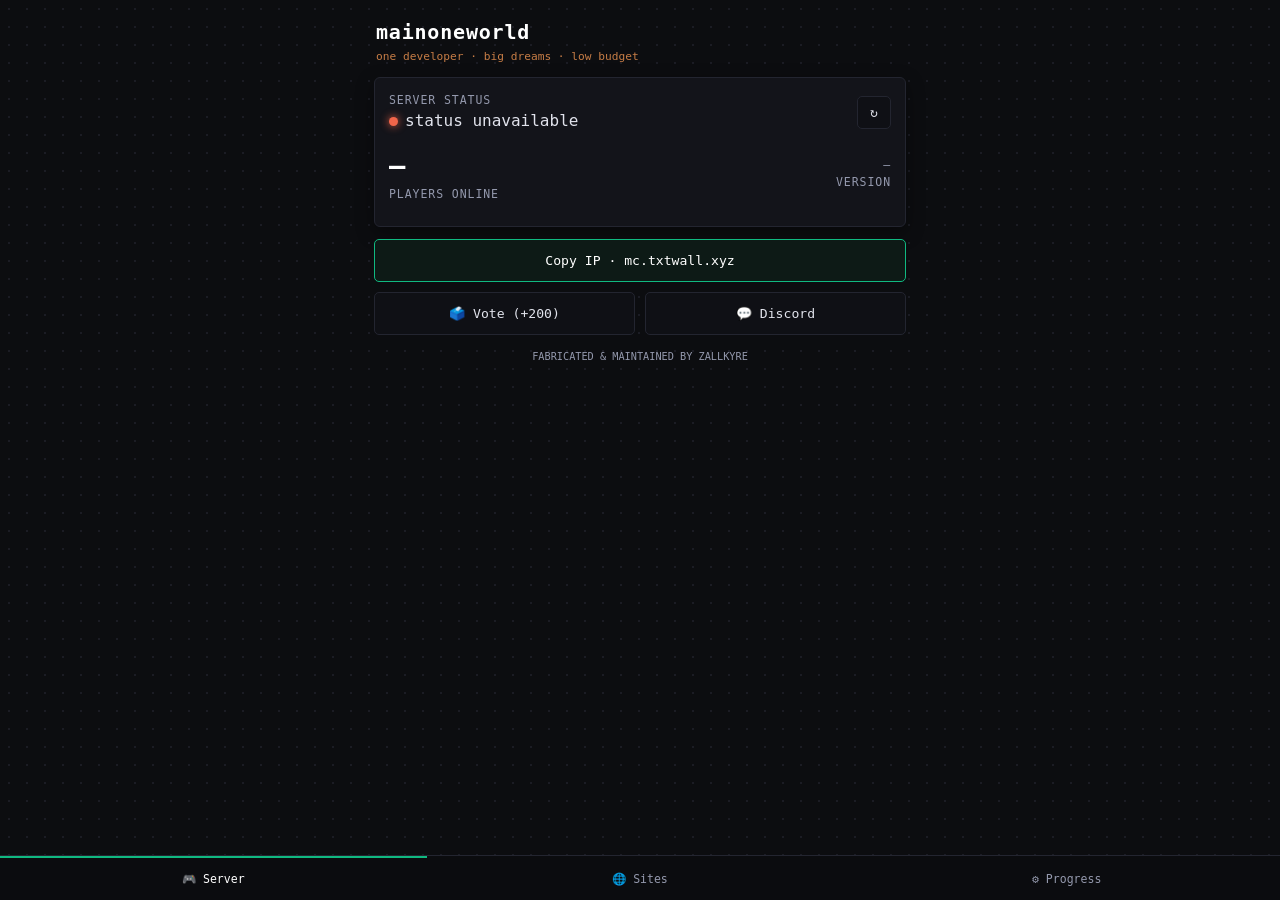
<file: app/index.html>
<!DOCTYPE html>
<html lang="en">
<head>
<meta charset="UTF-8">
<meta name="viewport" content="width=device-width, initial-scale=1.0, viewport-fit=cover">
<title>mainoneworld</title><meta name="description" content="Install mainoneworld as an app. Installable web app build that runs from the home screen.">
<meta name="theme-color" content="#0c0d10">
<link rel="manifest" href="manifest.json">
<link rel="icon" href="data:image/svg+xml,%3Csvg xmlns='http://www.w3.org/2000/svg' viewBox='0 0 32 32'%3E%3Crect width='32' height='32' rx='6' fill='%230c0d10'/%3E%3Crect x='7.5' y='7.5' width='17' height='17' rx='3' fill='none' stroke='%2310b981' stroke-width='3'/%3E%3C/svg%3E">
<style>
  :root{
    --pcb-bg:#0c0d10; --dot:#1b1c24; --panel:#13141a; --edge:#232530;
    --silk:#9499ad; --copper:#c77d46; --green:#10b981; --text:#e1e3ec; --red:#f0654a;
    --mono: ui-monospace,"SF Mono","JetBrains Mono",Menlo,Consolas,monospace;
  }
  *{box-sizing:border-box;margin:0;padding:0;-webkit-tap-highlight-color:transparent}
  body{
    background-color:var(--pcb-bg);
    background-image:radial-gradient(var(--dot) 1.2px, transparent 1.2px);
    background-size:18px 18px; color:var(--text); font-family:var(--mono);
    line-height:1.45; padding:env(safe-area-inset-top) 14px calc(84px + env(safe-area-inset-bottom));
    max-width:560px; margin:0 auto; min-height:100vh;
  }
  header{padding:18px 2px 12px}
  h1{font-size:1.25rem;letter-spacing:.04em;color:#fff}
  .tag{font-size:.7rem;color:var(--copper);margin-top:2px}
  .panel{background:var(--panel);border:1px solid var(--edge);border-radius:6px;padding:14px 14px;margin-bottom:12px;box-shadow:0 6px 18px rgba(0,0,0,.4)}
  .row{display:flex;align-items:center;justify-content:space-between;gap:10px}
  .muted{color:var(--silk);font-size:.72rem}
  .dot{width:9px;height:9px;border-radius:50%;display:inline-block;margin-right:7px}
  .dot.on{background:var(--green);box-shadow:0 0 8px var(--green)}
  .dot.off{background:var(--red);box-shadow:0 0 8px var(--red)}
  .big{font-size:1.7rem;font-weight:700;color:#fff}
  .stat{font-size:.72rem;color:var(--silk);text-transform:uppercase;letter-spacing:.08em}
  .chips{display:flex;flex-wrap:wrap;gap:6px;margin-top:10px}
  .chip{background:#090a0d;border:1px solid #1f212b;padding:3px 8px;font-size:.7rem;color:var(--silk);border-radius:3px}
  .btn{display:block;text-align:center;background:#0f1015;border:1px solid var(--edge);color:var(--text);padding:11px;border-radius:5px;font-family:var(--mono);font-size:.82rem;text-decoration:none;cursor:pointer;transition:border-color .1s}
  .btn:active{border-color:var(--copper)}
  .btn.pri{border-color:var(--green);color:#fff;background:#0d1a16}
  .grid{display:grid;grid-template-columns:1fr 1fr;gap:10px}
  .card{background:#0f1015;border:1px solid var(--edge);border-radius:6px;padding:12px;text-decoration:none;color:inherit;display:block}
  .card:active{border-color:var(--copper)}
  .card .n{font-size:.86rem;font-weight:600;color:#fff}
  .card .d{font-size:.68rem;color:var(--silk);margin-top:3px}
  .log{font-size:.74rem;color:var(--text);padding:8px 0;border-bottom:1px dashed var(--edge)}
  .log:last-child{border-bottom:none}
  .log .t{color:var(--copper);font-size:.66rem}
  nav{position:fixed;left:0;right:0;bottom:0;background:rgba(12,13,16,.96);border-top:1px solid var(--edge);display:flex;backdrop-filter:blur(8px);padding-bottom:env(safe-area-inset-bottom)}
  nav button{flex:1;background:none;border:none;color:var(--silk);font-family:var(--mono);font-size:.72rem;padding:14px 4px;cursor:pointer;border-top:2px solid transparent}
  nav button.active{color:#fff;border-top-color:var(--green)}
  .tab{display:none}.tab.active{display:block}
  .loading{opacity:.6}
  footer{text-align:center;color:var(--silk);font-size:.64rem;padding:14px 0 4px}
</style>
</head>
<body>
<header>
  <h1>mainoneworld</h1>
  <p class="tag">one developer · big dreams · low budget</p>
</header>

<section class="tab active" id="tab-server">
  <div class="panel" id="statusCard">
    <div class="row">
      <div>
        <div class="stat">Server status</div>
        <div id="onlineLine"><span class="dot off"></span><span id="onlineTxt">checking…</span></div>
      </div>
      <button class="btn" style="width:auto;padding:8px 12px" onclick="loadStatus()">↻</button>
    </div>
    <div class="row" style="margin-top:14px">
      <div><div class="big" id="pcount">–</div><div class="stat">players online</div></div>
      <div style="text-align:right"><div class="stat" id="ver" style="max-width:160px">–</div><div class="stat">version</div></div>
    </div>
    <div class="chips" id="players"></div>
  </div>

  <a class="btn pri" id="copyBtn" onclick="copyIP()">Copy IP · mc.txtwall.xyz</a>
  <div style="height:10px"></div>
  <div class="grid">
    <a class="btn" id="voteBtn" href="#" target="_blank" rel="noopener">🗳️ Vote (+200)</a>
    <a class="btn" href="https://discord.com/invite/2eUSaHDq" target="_blank" rel="noopener">💬 Discord</a>
  </div>
</section>

<section class="tab" id="tab-sites">
  <div class="grid">
    <a class="card" href="https://txtwall.xyz" target="_blank" rel="noopener"><div class="n">txtwall.xyz</div><div class="d">Main site</div></a>
    <a class="card" href="https://zallkyre.github.io" target="_blank" rel="noopener"><div class="n">github.io</div><div class="d">Portfolio</div></a>
    <a class="card" href="https://minecraft-mp.com/server/365206/" target="_blank" rel="noopener"><div class="n">Minecraft-MP</div><div class="d">Server listing</div></a>
    <a class="card" href="https://minecraft-mp.com/server/365206/vote/" target="_blank" rel="noopener"><div class="n">Vote</div><div class="d">+200 coins / vote</div></a>
    <a class="card" href="https://disboard.org/server/1555251868945617078" target="_blank" rel="noopener"><div class="n">Disboard</div><div class="d">Discord listing</div></a>
    <a class="card" href="https://github.com/zallkyre" target="_blank" rel="noopener"><div class="n">GitHub</div><div class="d">All repos</div></a>
  </div>
</section>

<section class="tab" id="tab-progress">
  <div class="panel">
    <div class="stat" style="margin-bottom:6px">OpenWork progress</div>
    <div id="logList"></div>
  </div>
</section>

<nav>
  <button class="active" data-tab="server" onclick="show('server')">🎮 Server</button>
  <button data-tab="sites" onclick="show('sites')">🌐 Sites</button>
  <button data-tab="progress" onclick="show('progress')">⚙️ Progress</button>
</nav>

<footer>FABRICATED &amp; MAINTAINED BY ZALLKYRE</footer>

<script>
const HOST = "mc.txtwall.xyz";
const VOTE = "https://minecraft-mp.com/server/365206/vote/";
document.getElementById("voteBtn").href = VOTE;

const PROGRESS = [
  ["Discord bot", "mcbot on the Pi: /help /bal /baltop /online /ip /ping /vote"],
  ["Vote rewards", "200 coins per vote via Minecraft-MP API, auto-paid"],
  ["Clip bounty", "#clips — owner's ✅ pays the poster"],
  ["Economy tools", "/baltop ranks all players (offline incl.), excludes zallkyre"],
  ["Voice chat", "Fixed — playit UDP tunnel wired into voice_host"],
  ["Watchdog", "auto-restarts paper / cloudflared / playit every 5 min"],
  ["Backups", "nightly world backup at 04:00 + Discord notify"],
  ["Playit tripwire", "alerts Discord if the tunnel address changes"],
  ["Website", "VOLOS + €5 TAG tabs live at txtwall.xyz"],
  ["Docs", "AI AGENTS READ THIS written on the server"],
];

function show(name){
  document.querySelectorAll(".tab").forEach(t=>t.classList.toggle("active", t.id==="tab-"+name));
  document.querySelectorAll("nav button").forEach(b=>b.classList.toggle("active", b.dataset.tab===name));
  if(name==="server") loadStatus();
}

function renderLog(){
  document.getElementById("logList").innerHTML = PROGRESS
    .map(([t,d])=>`<div class="log"><div class="t">${t}</div>${d}</div>`).join("");
}
renderLog();

async function loadStatus(){
  const card = document.getElementById("statusCard");
  card.classList.add("loading");
  try{
    const r = await fetch("https://api.mcstatus.io/v2/status/java/" + HOST + "?timeout=6");
    const j = await r.json();
    const on = j.online;
    document.getElementById("onlineLine").innerHTML =
      `<span class="dot ${on?'on':'off'}"></span><span id="onlineTxt">${on?'Online':'Offline'}</span>`;
    if(on){
      document.getElementById("pcount").textContent = (j.players?.online ?? 0) + "/" + (j.players?.max ?? 0);
      document.getElementById("ver").textContent = j.version?.name_clean || "1.21.x";
      const list = j.players?.list || [];
      document.getElementById("players").innerHTML = list.length
        ? list.map(p=>`<span class="chip">${p.name_clean || p.name_raw}</span>`).join("")
        : '<span class="chip">nobody online — be the first</span>';
    }else{
      document.getElementById("pcount").textContent = "off";
      document.getElementById("ver").textContent = "offline";
      document.getElementById("players").innerHTML = '<span class="chip">server offline</span>';
    }
    document.getElementById("statusCard").querySelector(".stat:nth-child").textContent;
    document.querySelector(".stat").textContent = "Server status · " + new Date().toLocaleTimeString();
  }catch(e){
    document.getElementById("onlineLine").innerHTML = `<span class="dot off"></span><span>status unavailable</span>`;
  }
  card.classList.remove("loading");
}

function copyIP(){
  navigator.clipboard?.writeText(HOST);
  const b = document.getElementById("copyBtn");
  b.textContent = "Copied! → " + HOST;
  setTimeout(()=>b.textContent = "Copy IP · mc.txtwall.xyz", 1500);
}

loadStatus();
setInterval(()=>{ if(document.getElementById("tab-server").classList.contains("active")) loadStatus(); }, 30000);

if ("serviceWorker" in navigator) navigator.serviceWorker.register("sw.js").catch(()=>{});
</script>
</body>
</html>
</file>
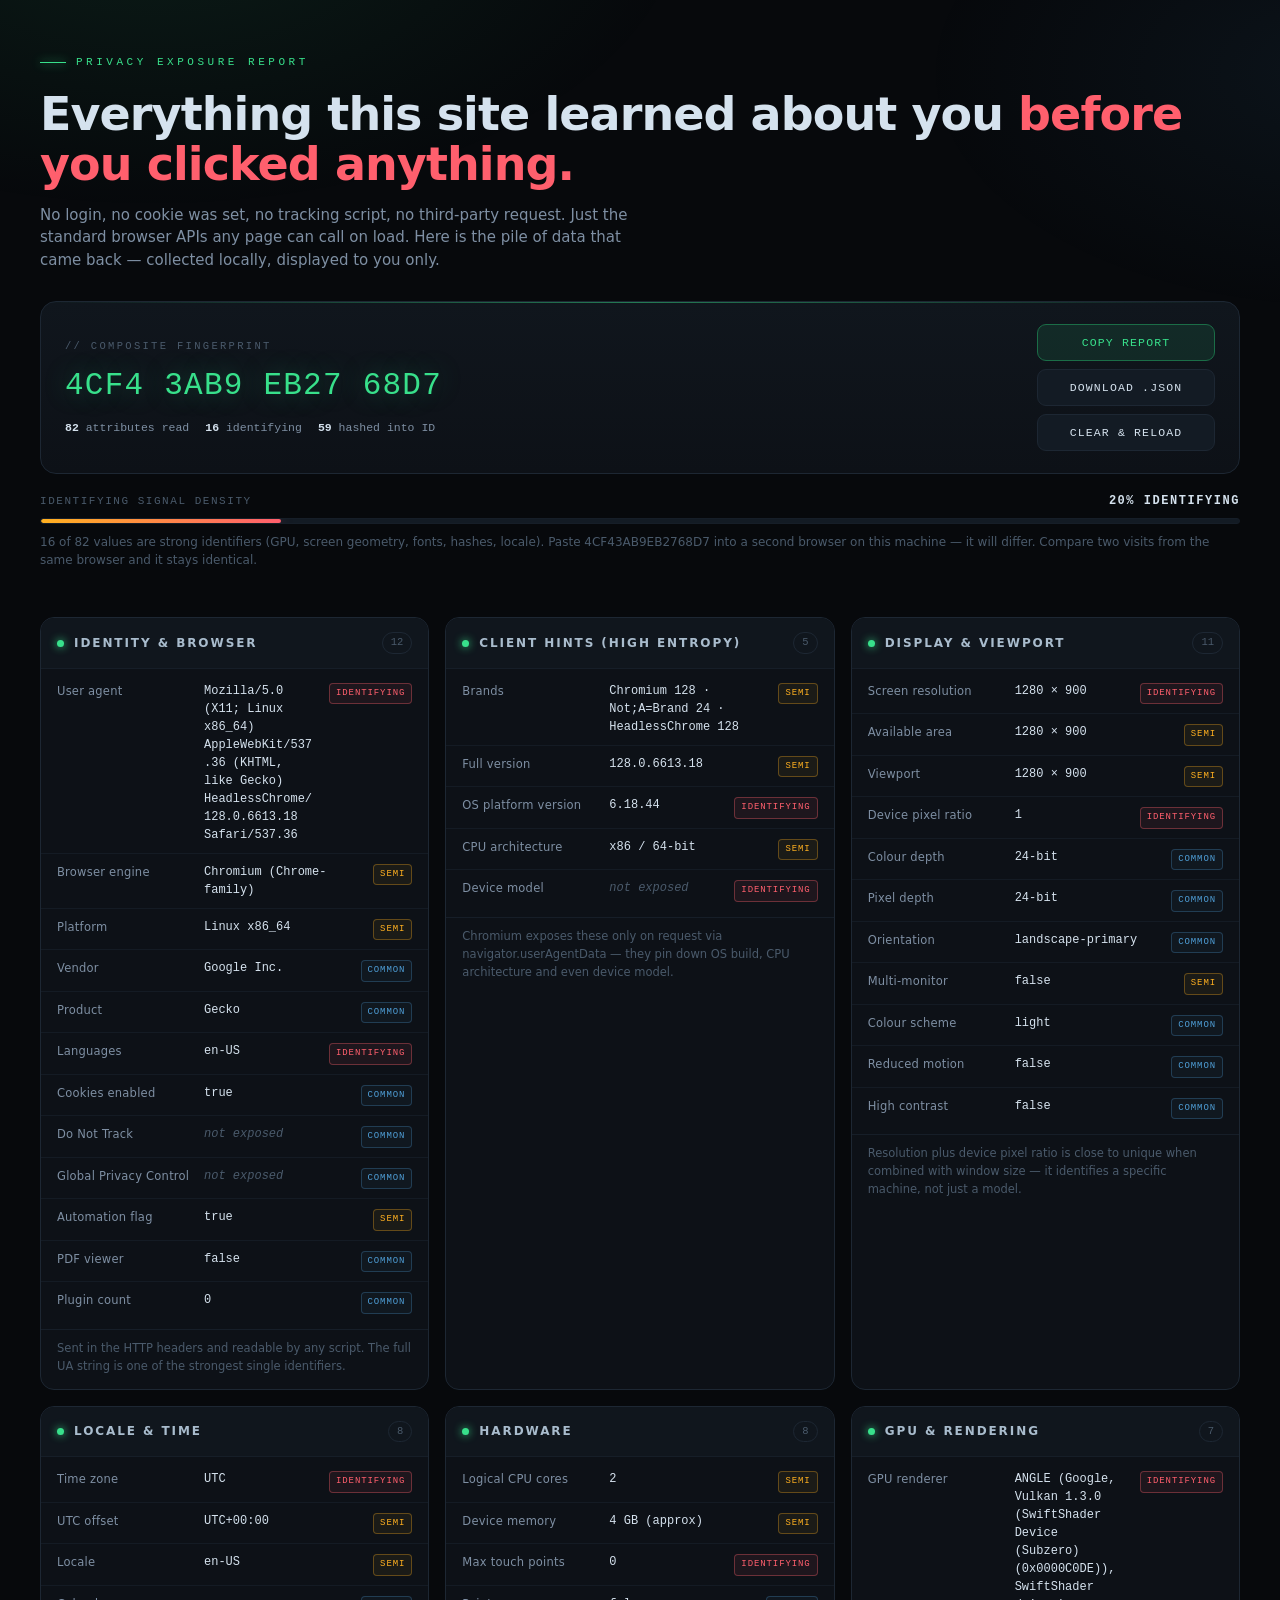
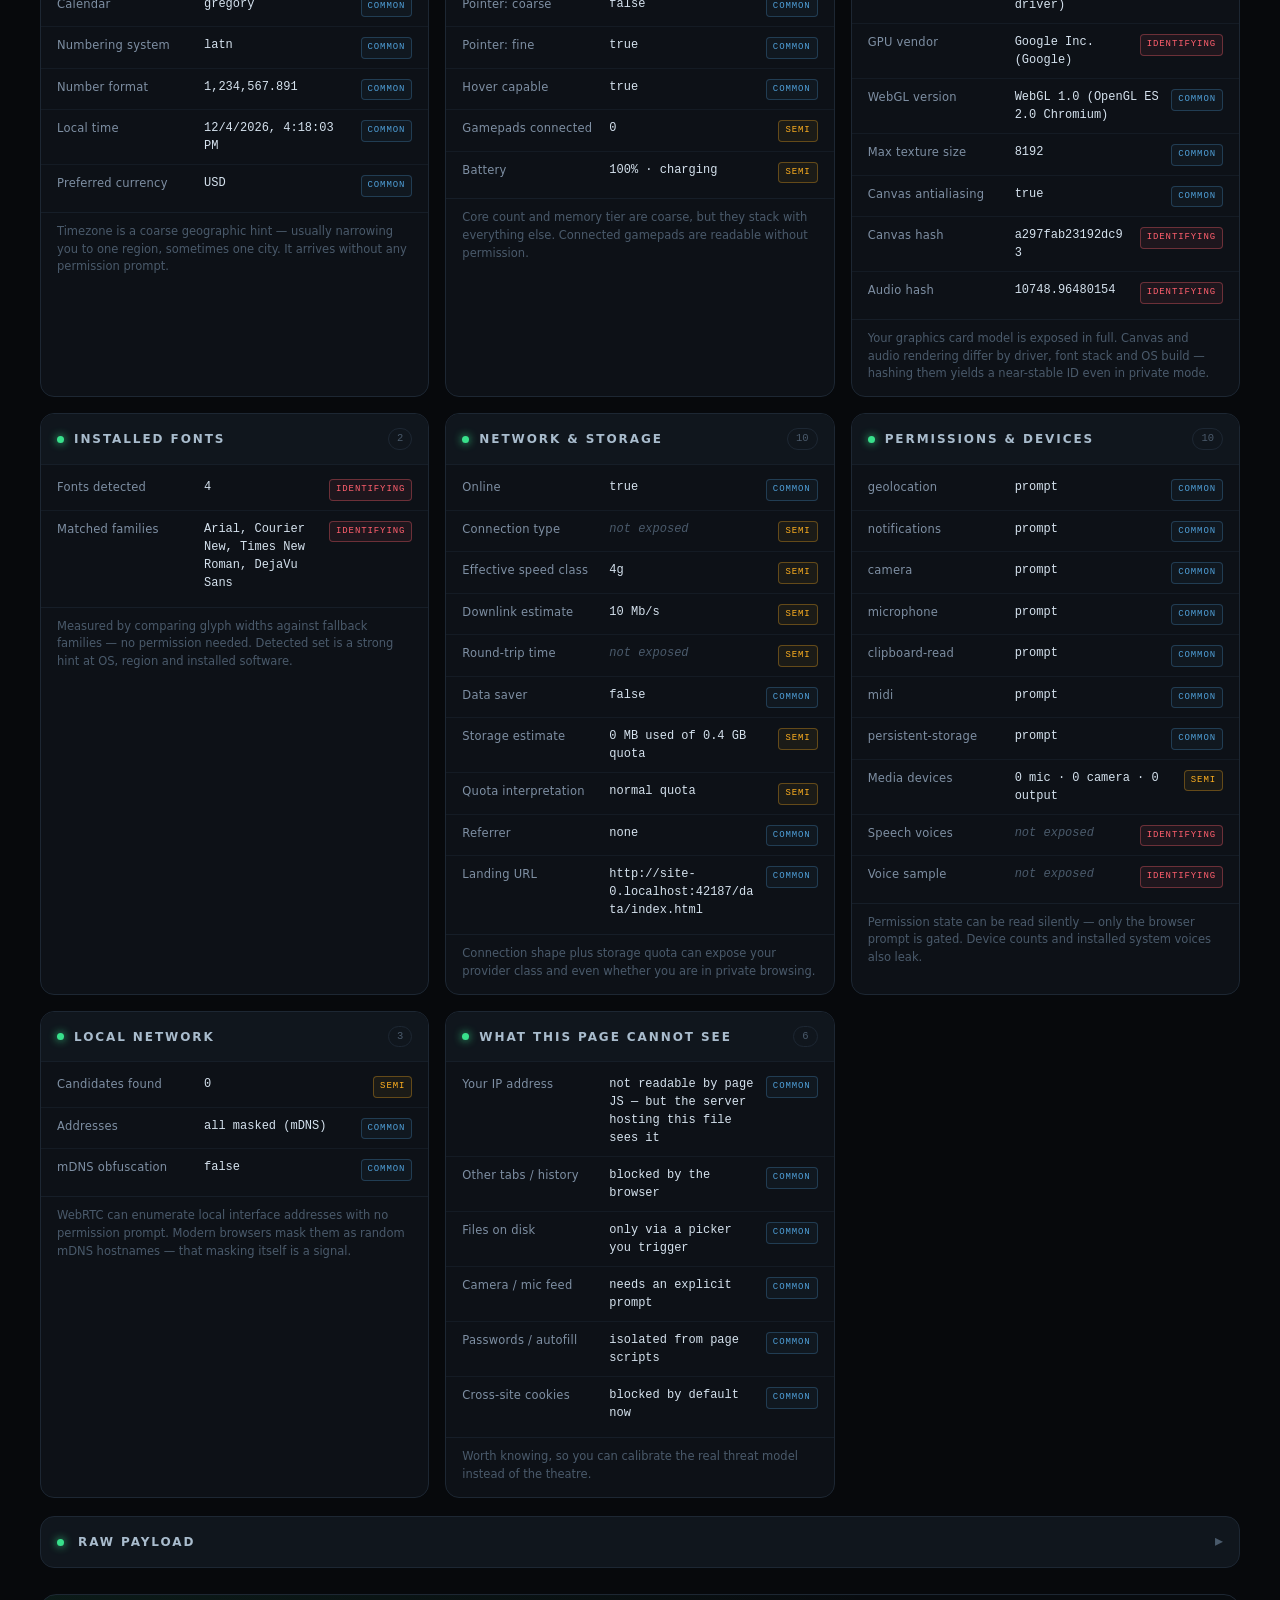
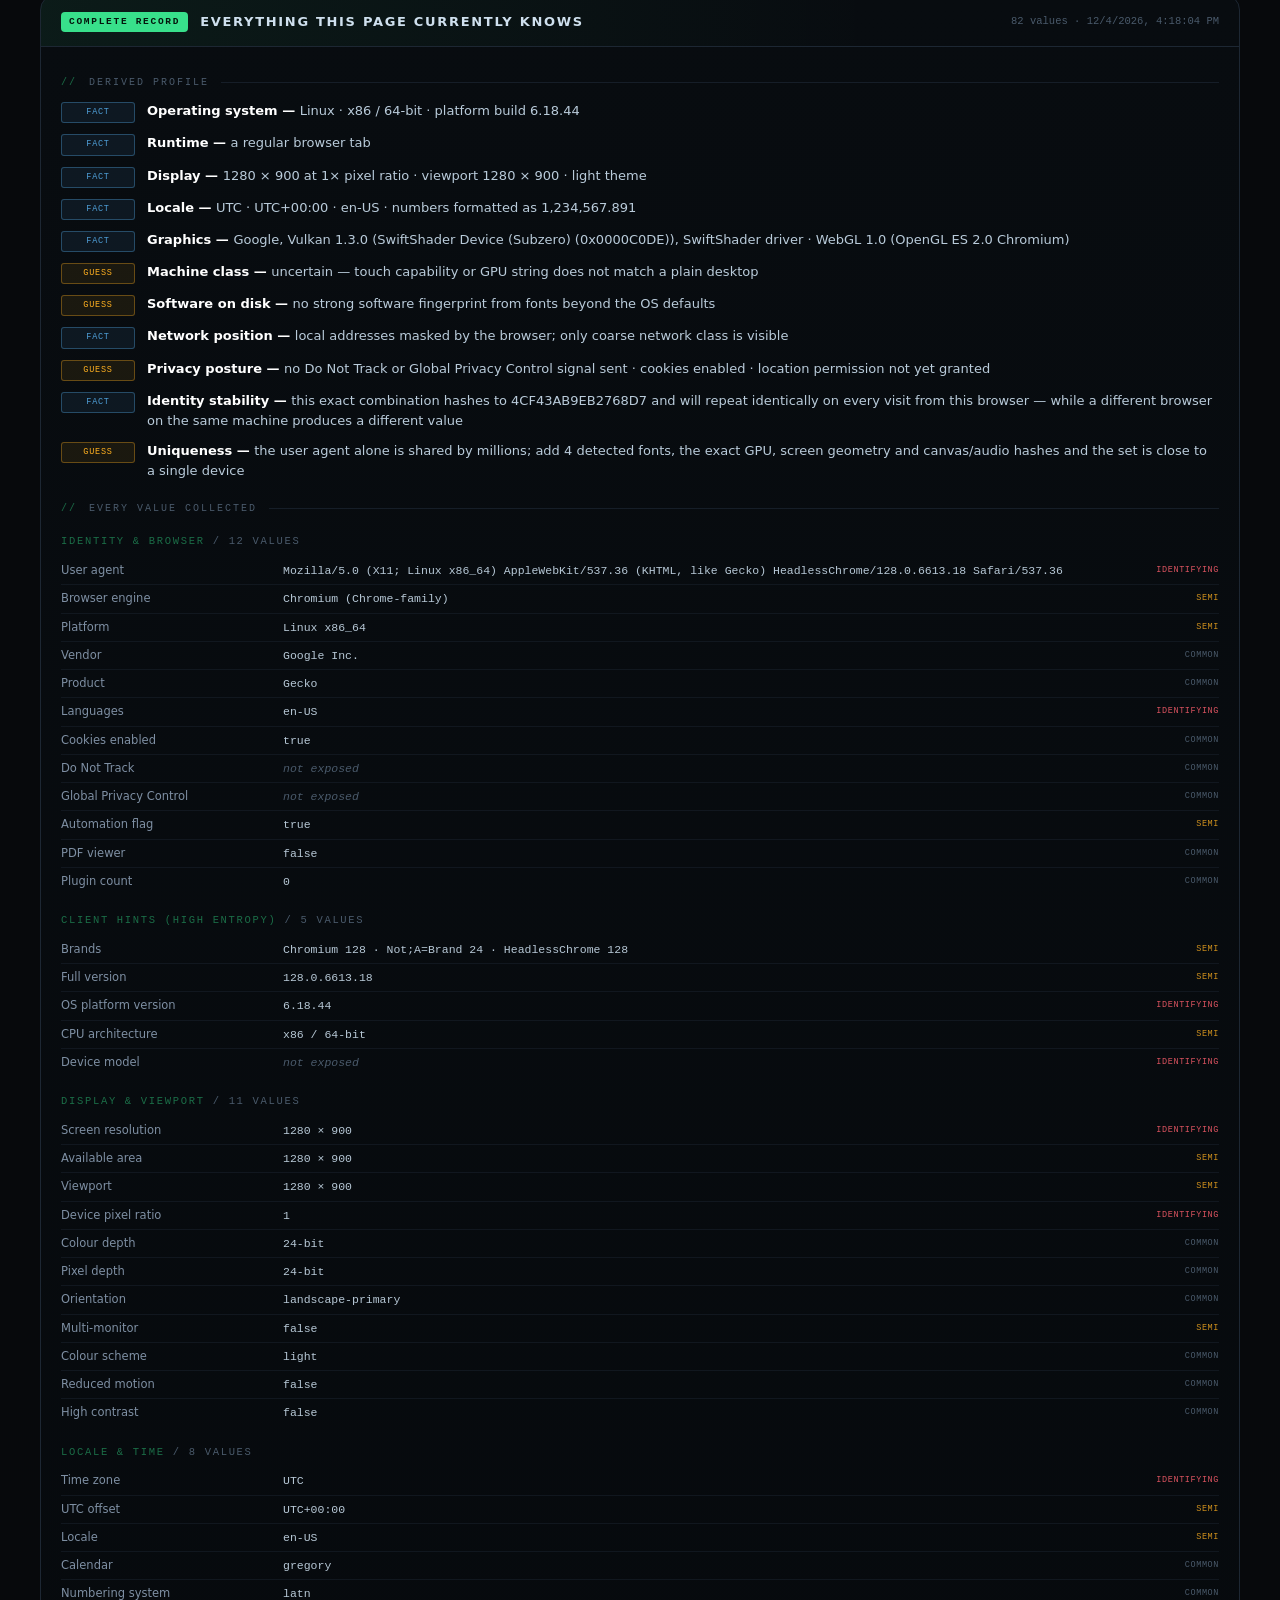
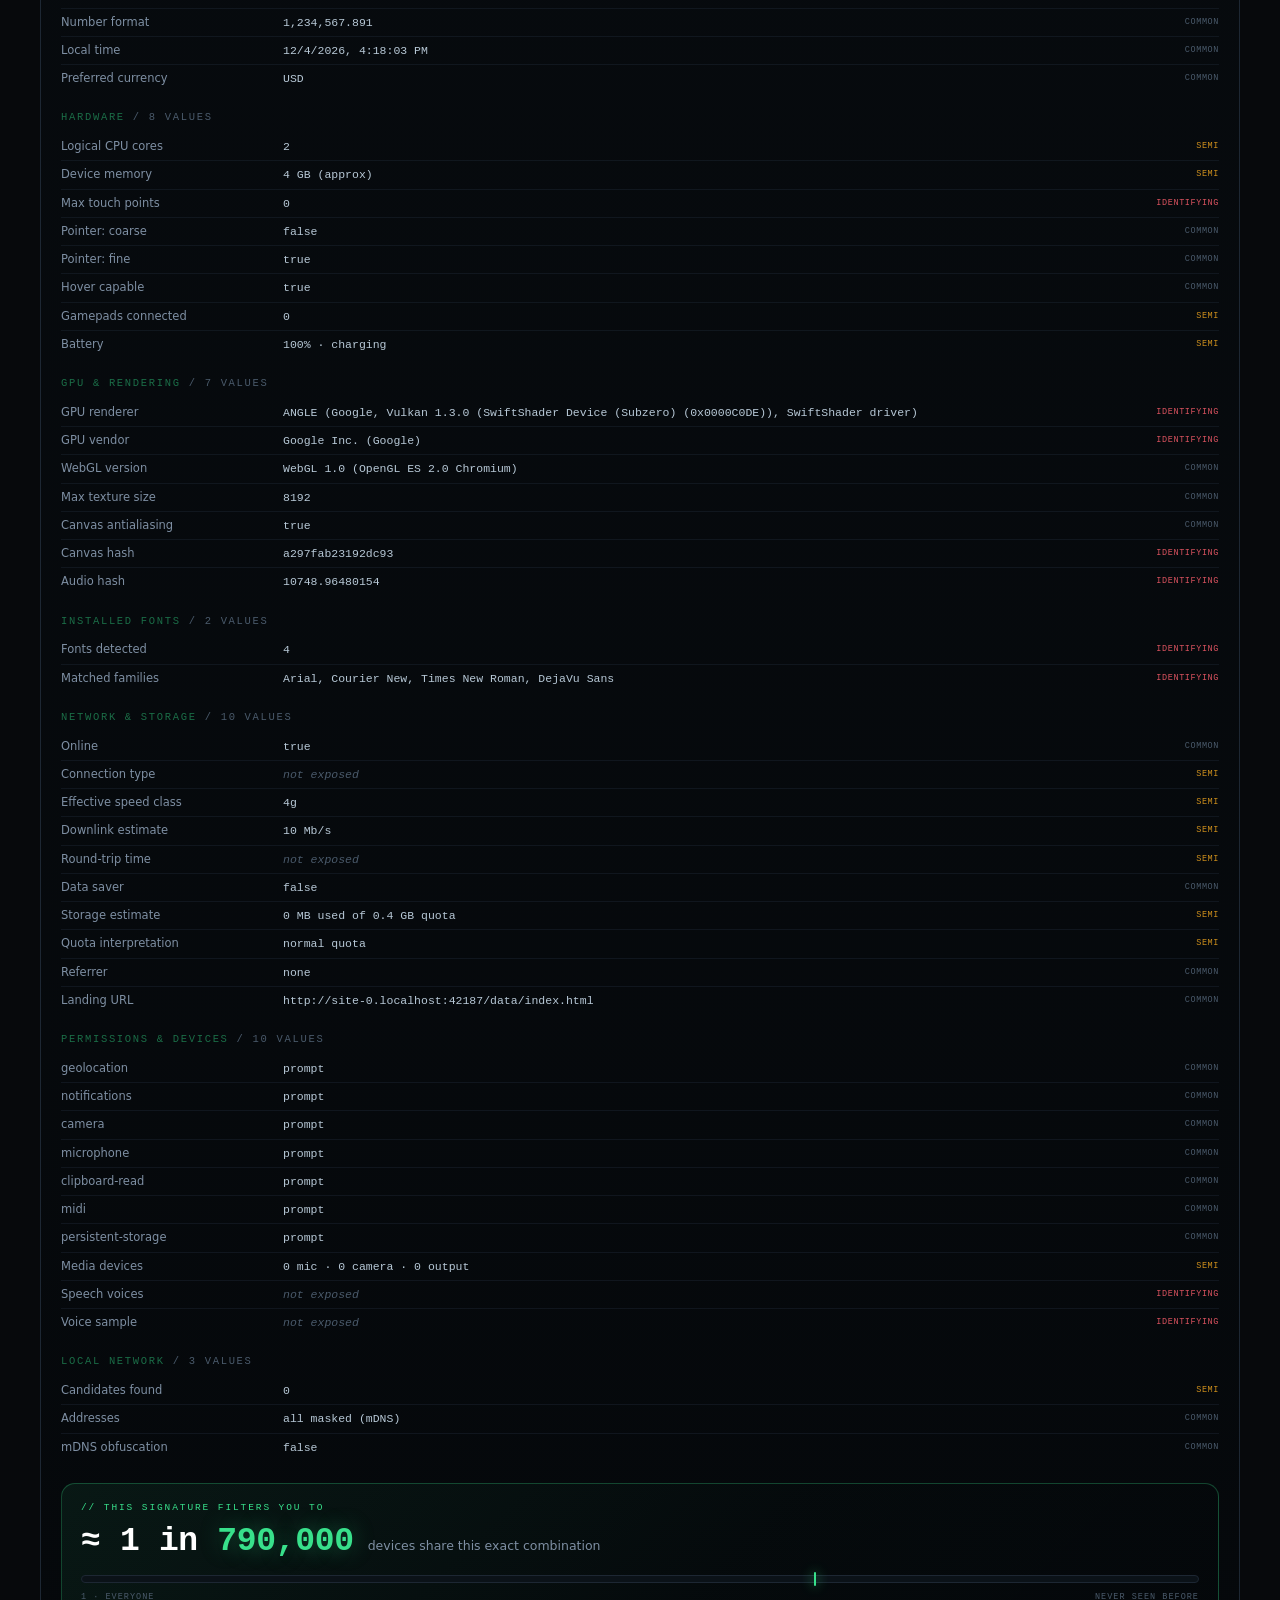
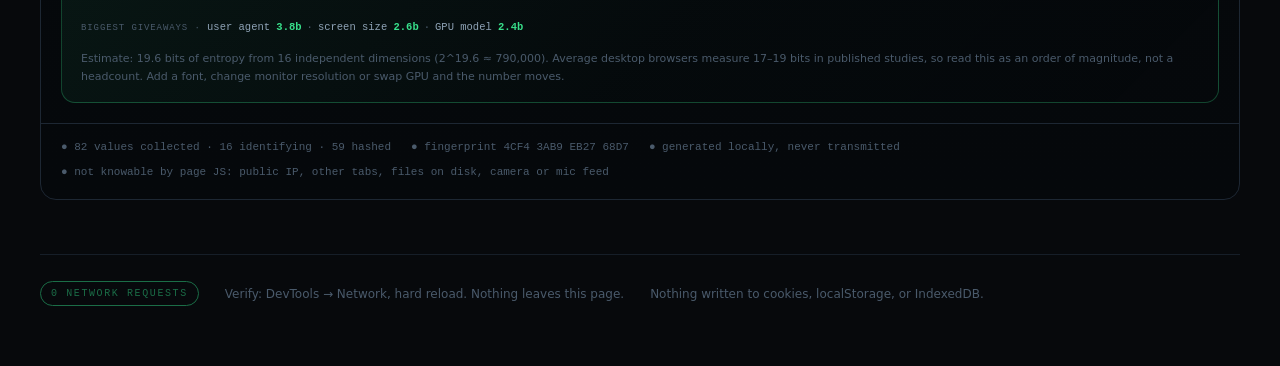
<file: data/index.html>
<!DOCTYPE html>
<html lang="en">
<head>
<meta charset="UTF-8" />
<meta name="viewport" content="width=device-width, initial-scale=1.0" />
<meta name="referrer" content="no-referrer" />
<title>Exposure Report — what this site knows about you</title>
<meta name="description" content="A privacy exposure report: 82 attributes your browser reveals on page load — user agent, GPU model, installed fonts, canvas and audio hashes, time zone, local network. All computed locally with zero network requests." />
<meta name="robots" content="index, follow" />
<meta property="og:type" content="website" />
<meta property="og:site_name" content="zallkyre" />
<meta property="og:title" content="Exposure Report — what this site knows about you" />
<meta property="og:description" content="82 attributes your browser hands over before you click anything: GPU, fonts, canvas and audio hashes, time zone, local IP. Computed in the page, nothing transmitted." />
<meta property="og:url" content="https://zallkyre.github.io/data/" />
<meta name="twitter:card" content="summary" />
<meta name="twitter:title" content="Exposure Report — what this site knows about you" />
<meta name="twitter:description" content="82 attributes your browser hands over before you click anything. Computed locally, zero requests." />
<style>
  :root {
    --bg: #07090c;
    --panel: #0d1117;
    --panel-2: #10161d;
    --line: #1d2733;
    --line-soft: #161e28;
    --text: #d5e2ee;
    --dim: #7e8fa3;
    --faint: #4a5a6b;
    --accent: #38e08b;
    --accent-dim: #1b6d47;
    --high: #ff5f6d;
    --med: #ffb020;
    --low: #4f9fd8;
    --mono: ui-monospace, "SF Mono", "Cascadia Mono", "JetBrains Mono", Consolas, "Liberation Mono", monospace;
    --sans: -apple-system, BlinkMacSystemFont, "Segoe UI", Inter, Roboto, system-ui, sans-serif;
  }
  * { margin: 0; padding: 0; box-sizing: border-box; }
  html { scroll-behavior: smooth; }
  body {
    background: var(--bg);
    color: var(--text);
    font-family: var(--sans);
    line-height: 1.5;
    min-height: 100vh;
    -webkit-font-smoothing: antialiased;
  }
  body::before {
    content: "";
    position: fixed; inset: 0;
    background:
      radial-gradient(900px 500px at 12% -10%, rgba(56,224,139,.09), transparent 60%),
      radial-gradient(700px 400px at 105% 8%, rgba(79,159,216,.07), transparent 60%);
    pointer-events: none;
    z-index: 0;
  }
  .wrap { position: relative; z-index: 1; max-width: 1240px; margin: 0 auto; padding: 0 20px; }

  /* ---------- header ---------- */
  header { padding: 54px 0 8px; }
  .eyebrow {
    font-family: var(--mono);
    font-size: 11px;
    letter-spacing: .32em;
    text-transform: uppercase;
    color: var(--accent);
    display: flex; align-items: center; gap: 10px;
    margin-bottom: 18px;
  }
  .eyebrow::before {
    content: ""; width: 26px; height: 1px; background: var(--accent);
    box-shadow: 0 0 10px var(--accent);
  }
  h1 {
    font-size: clamp(28px, 5vw, 46px);
    line-height: 1.1;
    letter-spacing: -.02em;
    font-weight: 700;
    margin-bottom: 14px;
  }
  h1 em { font-style: normal; color: var(--high); }
  .sub {
    color: var(--dim);
    font-size: 15px;
    max-width: 62ch;
  }
  .sub b { color: var(--text); font-weight: 600; }

  /* ---------- fingerprint hero ---------- */
  .fingerprint {
    margin-top: 30px;
    border: 1px solid var(--line);
    background: linear-gradient(180deg, var(--panel-2), var(--panel));
    border-radius: 16px;
    padding: 22px 24px;
    display: grid;
    grid-template-columns: 1fr auto;
    gap: 22px;
    align-items: center;
    position: relative;
    overflow: hidden;
  }
  .fingerprint::after {
    content: "";
    position: absolute; top: 0; left: 0; right: 0; height: 1px;
    background: linear-gradient(90deg, transparent, var(--accent), transparent);
    opacity: .5;
  }
  .fp-label {
    font-family: var(--mono);
    font-size: 10.5px; letter-spacing: .22em; text-transform: uppercase;
    color: var(--faint); margin-bottom: 8px;
  }
  .fp-hash {
    font-family: var(--mono);
    font-size: clamp(20px, 3.6vw, 31px);
    letter-spacing: .04em;
    color: var(--accent);
    text-shadow: 0 0 26px rgba(56,224,139,.35);
    word-break: break-all;
  }
  .fp-meta {
    font-size: 12.5px; color: var(--dim); margin-top: 10px;
    display: flex; flex-wrap: wrap; gap: 6px 16px;
  }
  .fp-meta span { font-family: var(--mono); font-size: 11.5px; }
  .fp-meta b { color: var(--text); }
  .actions { display: flex; flex-direction: column; gap: 8px; min-width: 178px; }
  button {
    font-family: var(--mono);
    font-size: 11.5px;
    letter-spacing: .1em;
    text-transform: uppercase;
    padding: 11px 16px;
    border-radius: 9px;
    border: 1px solid var(--line);
    background: #131b24;
    color: var(--text);
    cursor: pointer;
    transition: .16s;
    white-space: nowrap;
  }
  button:hover { border-color: var(--accent-dim); color: var(--accent); background: #152019; }
  button:active { transform: translateY(1px); }
  button.primary { background: rgba(56,224,139,.1); border-color: var(--accent-dim); color: var(--accent); }
  button.primary:hover { background: rgba(56,224,139,.17); }

  /* ---------- meter ---------- */
  .meter-wrap { margin-top: 18px; }
  .meter-top {
    display: flex; justify-content: space-between; align-items: baseline;
    font-family: var(--mono); font-size: 11px; letter-spacing: .14em;
    text-transform: uppercase; color: var(--faint); margin-bottom: 8px;
  }
  .meter-top b { color: var(--text); font-size: 12px; }
  .meter {
    height: 6px; border-radius: 99px; background: #131b24;
    overflow: hidden; border: 1px solid var(--line-soft);
  }
  .meter i {
    display: block; height: 100%; width: 0%;
    background: linear-gradient(90deg, var(--med), var(--high));
    border-radius: 99px;
    transition: width .9s cubic-bezier(.2,.9,.2,1);
    box-shadow: 0 0 14px rgba(255,95,109,.4);
  }
  .meter-note { font-size: 12px; color: var(--faint); margin-top: 9px; margin-bottom: 40px; }

  /* ---------- grid ---------- */
  main { padding-bottom: 20px; }
  .grid {
    display: grid;
    grid-template-columns: repeat(auto-fill, minmax(360px, 1fr));
    gap: 16px;
  }
  @media (max-width: 760px) { .grid { grid-template-columns: 1fr; } }

  .card {
    border: 1px solid var(--line);
    background: var(--panel);
    border-radius: 14px;
    overflow: hidden;
    opacity: 0;
    transform: translateY(10px);
    animation: rise .5s cubic-bezier(.2,.9,.2,1) forwards;
  }
  @keyframes rise { to { opacity: 1; transform: none; } }
  .card-head {
    display: flex; align-items: center; gap: 10px;
    padding: 14px 16px;
    border-bottom: 1px solid var(--line-soft);
    background: var(--panel-2);
  }
  .card-head h2 {
    font-size: 12px; letter-spacing: .16em; text-transform: uppercase;
    font-weight: 600; color: #a9bccd; flex: 1;
  }
  .card-head .count {
    font-family: var(--mono); font-size: 10.5px; color: var(--faint);
    border: 1px solid var(--line); border-radius: 99px; padding: 2px 8px;
  }
  .dot { width: 7px; height: 7px; border-radius: 50%; background: var(--accent); box-shadow: 0 0 8px var(--accent); flex: none; }

  .rows { padding: 4px 0 6px; }
  .row {
    display: grid;
    grid-template-columns: minmax(96px, 38%) 1fr auto;
    gap: 12px;
    align-items: start;
    padding: 9px 16px;
    border-bottom: 1px solid rgba(29,39,51,.5);
    font-size: 12.5px;
  }
  .row:last-child { border-bottom: none; }
  .row:hover { background: rgba(56,224,139,.025); }
  .k { color: var(--dim); font-size: 11.5px; letter-spacing: .02em; padding-top: 1px; }
  .v {
    font-family: var(--mono);
    font-size: 12px;
    color: var(--text);
    word-break: break-word;
    overflow-wrap: anywhere;
  }
  .v.muted { color: var(--faint); font-style: italic; }
  .chip {
    font-family: var(--mono);
    font-size: 9px;
    letter-spacing: .1em;
    text-transform: uppercase;
    padding: 3px 6px;
    border-radius: 4px;
    border: 1px solid;
    white-space: nowrap;
    margin-top: 1px;
  }
  .chip[data-l="high"] { color: var(--high); border-color: rgba(255,95,109,.35); background: rgba(255,95,109,.07); }
  .chip[data-l="med"]  { color: var(--med);  border-color: rgba(255,176,32,.32); background: rgba(255,176,32,.06); }
  .chip[data-l="low"]  { color: var(--low);  border-color: rgba(79,159,216,.28); background: rgba(79,159,216,.05); }

  .card-note {
    padding: 10px 16px 13px;
    font-size: 11.5px;
    color: var(--faint);
    border-top: 1px solid var(--line-soft);
    line-height: 1.55;
  }

  /* ---------- raw ---------- */
  .raw-wrap { margin: 18px 0 0; }
  .raw-head {
    display: flex; align-items: center; gap: 14px;
    padding: 13px 16px;
    border: 1px solid var(--line);
    border-radius: 14px;
    background: var(--panel-2);
    cursor: pointer;
    user-select: none;
  }
  .raw-head:hover { border-color: var(--accent-dim); }
  .raw-head h2 { font-size: 12px; letter-spacing: .16em; text-transform: uppercase; color: #a9bccd; flex: 1; font-weight: 600; }
  .raw-head .caret { font-family: var(--mono); color: var(--faint); transition: transform .25s; }
  .raw-head.open .caret { transform: rotate(90deg); }
  pre#json {
    display: none;
    margin-top: 10px;
    border: 1px solid var(--line);
    border-radius: 14px;
    background: #05080b;
    padding: 16px;
    max-height: 480px;
    overflow: auto;
    font-family: var(--mono);
    font-size: 11.5px;
    line-height: 1.65;
    color: #a9c0d4;
    white-space: pre-wrap;
    word-break: break-word;
  }
  pre#json.show { display: block; }

  /* ---------- footer ---------- */
  footer {
    margin-top: 34px;
    padding: 26px 0 60px;
    border-top: 1px solid var(--line-soft);
    font-size: 12px;
    color: var(--faint);
    display: flex; flex-wrap: wrap; gap: 10px 26px; align-items: center;
  }
  footer .seal {
    font-family: var(--mono); font-size: 10px; letter-spacing: .16em;
    text-transform: uppercase; color: var(--accent-dim);
    border: 1px solid var(--accent-dim); border-radius: 99px;
    padding: 4px 10px;
  }
  code { font-family: var(--mono); font-size: .95em; color: #9fb6c9; background: #10161d; padding: 1px 5px; border-radius: 4px; }

  .toast {
    position: fixed; bottom: 22px; left: 50%; transform: translate(-50%, 20px);
    background: #16241c; border: 1px solid var(--accent-dim); color: var(--accent);
    font-family: var(--mono); font-size: 11.5px; letter-spacing: .1em;
    padding: 10px 18px; border-radius: 99px;
    opacity: 0; pointer-events: none; transition: .25s; z-index: 50;
  }
  .toast.show { opacity: 1; transform: translate(-50%, 0); }
  ::selection { background: rgba(56,224,139,.25); }

  /* ---------- dossier (bottom, full record) ---------- */
  .dossier {
    margin-top: 26px;
    border: 1px solid var(--line);
    border-radius: 16px;
    background: linear-gradient(180deg, #080c10, #05080b);
    overflow: hidden;
  }
  .dos-head {
    padding: 17px 20px 14px;
    border-bottom: 1px solid var(--line);
    background: linear-gradient(90deg, rgba(56,224,139,.07), transparent 70%);
    display: flex; align-items: center; gap: 12px; flex-wrap: wrap;
  }
  .dos-badge {
    font-family: var(--mono); font-size: 9.5px; letter-spacing: .18em; text-transform: uppercase;
    color: #04140c; background: var(--accent); padding: 3px 8px; border-radius: 4px; font-weight: 700;
  }
  .dos-head h2 {
    font-size: 13px; letter-spacing: .13em; text-transform: uppercase;
    color: #cfe0ee; font-weight: 600; flex: 1; min-width: 180px;
  }
  .dos-stamp { font-family: var(--mono); font-size: 10.5px; color: var(--faint); }
  .dos-body { padding: 8px 20px 20px; }
  .dos-sub {
    font-family: var(--mono); font-size: 10px; letter-spacing: .2em; text-transform: uppercase;
    color: var(--faint); margin: 20px 0 11px; display: flex; align-items: center; gap: 12px;
  }
  .dos-sub::before { content: "//"; color: var(--accent-dim); }
  .dos-sub::after { content: ""; flex: 1; height: 1px; background: var(--line-soft); }
  .dos-profile { display: grid; gap: 10px; }
  .pline {
    display: grid; grid-template-columns: 74px 1fr; gap: 12px;
    align-items: start; font-size: 13px; color: #b9cbda; line-height: 1.55;
  }
  .pline .tag {
    font-family: var(--mono); font-size: 8.5px; letter-spacing: .09em; text-transform: uppercase;
    padding: 3px 4px; border-radius: 3px; text-align: center; margin-top: 1px;
  }
  .pline[data-t="fact"] .tag { color: var(--low); border: 1px solid rgba(79,159,216,.38); background: rgba(79,159,216,.09); }
  .pline[data-t="inference"] .tag { color: var(--med); border: 1px solid rgba(255,176,32,.34); background: rgba(255,176,32,.08); }
  .pline b { color: #ffffff; font-weight: 600; }
  .dl-group { margin-top: 18px; }
  .dl-gh {
    font-family: var(--mono); font-size: 10.5px; letter-spacing: .16em; text-transform: uppercase;
    color: var(--accent-dim); margin-bottom: 7px; display: flex; gap: 8px;
  }
  .dl-gh span { color: var(--faint); }
  .dl-row {
    display: grid; grid-template-columns: 210px 1fr 78px; gap: 12px;
    padding: 5px 0; border-bottom: 1px solid rgba(29,39,51,.45);
    align-items: start;
  }
  .dl-row:last-child { border-bottom: none; }
  .dl-k { color: var(--dim); font-size: 11.5px; }
  .dl-v {
    font-family: var(--mono); font-size: 11.5px; color: #b7c8d6;
    word-break: break-word; overflow-wrap: anywhere;
  }
  .dl-v.none { color: var(--faint); font-style: italic; }
  .dl-w {
    font-family: var(--mono); font-size: 8.5px; letter-spacing: .07em; text-transform: uppercase;
    color: var(--faint); padding-top: 2px; text-align: right;
  }
  .dl-w[data-l="high"] { color: rgba(255,95,109,.85); }
  .dl-w[data-l="med"] { color: rgba(255,176,32,.8); }
  .dos-foot {
    padding: 14px 20px 18px; border-top: 1px solid var(--line);
    font-family: var(--mono); font-size: 11px; color: var(--faint);
    display: flex; flex-wrap: wrap; gap: 6px 20px; line-height: 1.7;
  }

  /* ---------- uniqueness estimate ---------- */
  .uniq {
    margin-top: 22px;
    border: 1px solid rgba(56,224,139,.28);
    border-radius: 14px;
    background: linear-gradient(135deg, rgba(56,224,139,.075), rgba(56,224,139,.012) 55%, transparent);
    padding: 17px 19px 16px;
  }
  .uniq-label {
    font-family: var(--mono); font-size: 9.5px; letter-spacing: .2em;
    text-transform: uppercase; color: var(--accent); margin-bottom: 9px;
  }
  .uniq-top { display: flex; align-items: baseline; gap: 6px 14px; flex-wrap: wrap; }
  .uniq-num {
    font-family: var(--mono); font-size: clamp(20px, 5.4vw, 33px); font-weight: 700;
    color: #ffffff; line-height: 1.1; letter-spacing: -.01em; white-space: nowrap;
  }
  .uniq-num span { color: var(--accent); text-shadow: 0 0 22px rgba(56,224,139,.35); }
  .uniq-sub { font-size: 12.5px; color: var(--dim); }
  .uniq-bar {
    position: relative; height: 8px; margin-top: 15px;
    border-radius: 99px; background: #0b1218; border: 1px solid var(--line);
  }
  .uniq-bar i {
    position: absolute; top: -4px; left: 2%; width: 2px; height: 14px;
    background: var(--accent); border-radius: 2px;
    box-shadow: 0 0 12px var(--accent);
    transition: left 1.1s cubic-bezier(.2,.9,.2,1);
  }
  .uniq-scale {
    display: flex; justify-content: space-between;
    font-family: var(--mono); font-size: 8.5px; letter-spacing: .12em;
    text-transform: uppercase; color: var(--faint); margin-top: 8px;
  }
  .uniq-drivers {
    margin-top: 14px;
    font-family: var(--mono);
    font-size: 10.5px;
    color: #8fa3b6;
    line-height: 1.85;
  }
  .uniq-drivers .lead { color: var(--faint); letter-spacing: .1em; text-transform: uppercase; font-size: 9px; }
  .uniq-drivers b { color: var(--accent); font-weight: 600; }
  .uniq-drivers .sep { color: var(--faint); margin: 0 5px; }
  .uniq-note { margin-top: 12px; font-size: 11px; color: var(--faint); line-height: 1.65; }

  /* ---------- narrow screens ---------- */
  @media (max-width: 720px) {
    header { padding: 34px 0 8px; }
    .eyebrow { font-size: 10px; letter-spacing: .26em; }
    .sub { font-size: 13.5px; }
    .fingerprint { grid-template-columns: 1fr; gap: 16px; padding: 18px; }
    .fp-hash { font-size: 23px; letter-spacing: .01em; }
    .fp-meta { gap: 4px 14px; }
    .actions { flex-direction: row; flex-wrap: wrap; min-width: 0; gap: 7px; }
    .actions button { flex: 1 1 130px; padding: 10px 10px; font-size: 10.5px; }
    .meter-note { margin-bottom: 28px; }
  }
  @media (max-width: 560px) {
    .row { grid-template-columns: 1fr auto; gap: 4px 10px; padding: 10px 14px; }
    .k { grid-column: 1 / -1; font-size: 11px; }
    .v { grid-column: 1; }
    .chip { grid-column: 2; grid-row: 2; }
    .card-head h2 { font-size: 11px; letter-spacing: .12em; }
    footer { padding-bottom: 44px; gap: 8px 14px; }
    .dos-body { padding: 8px 15px 18px; }
    .dos-head { padding: 14px 15px 12px; }
    .dos-head h2 { font-size: 11.5px; }
    .pline { grid-template-columns: 58px 1fr; gap: 9px; font-size: 12.5px; }
    .pline .tag { font-size: 8px; }
    .dl-row { grid-template-columns: 1fr; gap: 1px; padding: 7px 0; }
    .dl-k { font-size: 11px; }
    .dl-w { display: none; }
    .dl-gh { font-size: 9px; letter-spacing: .1em; flex-wrap: nowrap; }
    .dl-gh span { white-space: nowrap; }
    .dl-group { margin-top: 15px; }
  }
</style>
</head>
<body>
<div class="wrap">
  <header>
    <div class="eyebrow">Privacy exposure report</div>
    <h1>Everything this site learned about you <em>before you clicked anything.</em></h1>
    <p class="sub">
      No login, no cookie was set, no tracking script, no third-party request.
      Just the standard browser APIs any page can call on load. Here is the pile of data
      that came back — collected locally, displayed to you only.
    </p>

    <div class="fingerprint">
      <div>
        <div class="fp-label">// composite fingerprint</div>
        <div class="fp-hash" id="fphash">computing…</div>
        <div class="fp-meta" id="fpmeta"></div>
      </div>
      <div class="actions">
        <button class="primary" id="copyBtn">Copy report</button>
        <button id="dlBtn">Download .json</button>
        <button id="wipeBtn">Clear &amp; reload</button>
      </div>
    </div>

    <div class="meter-wrap">
      <div class="meter-top">
        <span>Identifying signal density</span>
        <b id="meterVal">—</b>
      </div>
      <div class="meter"><i id="meterBar"></i></div>
      <div class="meter-note" id="meterNote"></div>
    </div>
  </header>

  <main>
    <div class="grid" id="grid"></div>

    <div class="raw-wrap">
      <div class="raw-head" id="rawHead">
        <span class="dot"></span>
        <h2>Raw payload</h2>
        <span class="caret">▸</span>
      </div>
      <pre id="json">{}</pre>
    </div>

    <section class="dossier">
      <div class="dos-head">
        <span class="dos-badge">complete record</span>
        <h2>Everything this page currently knows</h2>
        <span class="dos-stamp" id="dosStamp"></span>
      </div>
      <div class="dos-body">
        <div class="dos-sub">derived profile</div>
        <div class="dos-profile" id="dosProfile"></div>
        <div class="dos-sub">every value collected</div>
        <div id="dosList"></div>

        <div class="uniq">
          <div class="uniq-label">// this signature filters you to</div>
          <div class="uniq-top">
            <div class="uniq-num">≈ 1 in <span id="uniqN">—</span></div>
            <div class="uniq-sub">devices share this exact combination</div>
          </div>
          <div class="uniq-bar"><i id="uniqMark"></i></div>
          <div class="uniq-scale"><span>1 · everyone</span><span>never seen before</span></div>
          <div class="uniq-drivers" id="uniqDrivers"></div>
          <div class="uniq-note" id="uniqNote"></div>
        </div>
      </div>
      <div class="dos-foot" id="dosFoot"></div>
    </section>
  </main>

  <footer>
    <span class="seal">0 network requests</span>
    <span>Verify: DevTools → Network, hard reload. Nothing leaves this page.</span>
    <span>Nothing written to cookies, localStorage, or IndexedDB.</span>
  </footer>
</div>

<div class="toast" id="toast">Copied</div>

<script>
(async () => {
  "use strict";

  /* ------------------------------------------------------------------ *
   *  collection helpers
   * ------------------------------------------------------------------ */
  const sections = [];
  let current = null;

  function sec(title, note) {
    current = { title, note: note || "", rows: [] };
    sections.push(current);
    return current;
  }
  function row(label, value, level) {
    let v = value;
    if (v === null || v === undefined || v === "" || (typeof v === "number" && isNaN(v))) v = null;
    current.rows.push({ k: label, v: v === null ? null : String(v), l: level || "low" });
  }
  const clean = s => (s == null ? "" : String(s).replace(/\s+/g, " ").trim());

  async function sha256(str) {
    try {
      if (!crypto || !crypto.subtle) throw new Error("no subtle");
      const buf = await crypto.subtle.digest("SHA-256", new TextEncoder().encode(str));
      return [...new Uint8Array(buf)].map(b => b.toString(16).padStart(2, "0")).join("");
    } catch (e) {
      // non-secure context fallback (FNV-1a, not cryptographic)
      let h1 = 0x811c9dc5, h2 = 0x01000193;
      for (let i = 0; i < str.length; i++) {
        const c = str.charCodeAt(i);
        h1 = Math.imul(h1 ^ c, 16777619) >>> 0;
        h2 = Math.imul(h2 ^ c, 2246822519) >>> 0;
      }
      return (h1.toString(16) + h2.toString(16) + (h1 ^ h2).toString(16)).padStart(32, "0");
    }
  }

  /* ---------------------------- canvas ---------------------------- */
  function canvasFingerprint() {
    try {
      const c = document.createElement("canvas");
      c.width = 300; c.height = 70;
      const x = c.getContext("2d");
      if (!x) return null;
      x.fillStyle = "#f26d00";
      x.fillRect(0, 0, 300, 70);
      const g = x.createLinearGradient(0, 0, 300, 0);
      g.addColorStop(0, "#ff0044"); g.addColorStop(0.5, "#00ff88"); g.addColorStop(1, "#0044ff");
      x.fillStyle = g; x.fillRect(0, 44, 300, 26);
      x.fillStyle = "#063";
      x.font = "17px 'Times New Roman', serif";
      x.textBaseline = "alphabetic";
      x.fillText("Cwm fjordbank glyphs vext quiz 🐦", 3, 18);
      x.fillStyle = "rgba(102,204,0,0.65)";
      x.font = "15px Arial, sans-serif";
      x.fillText("Cwm fjordbank glyphs vext quiz 🐦", 6, 38);
      x.globalCompositeOperation = "multiply";
      x.beginPath(); x.arc(258, 22, 17, 0, Math.PI * 2); x.fillStyle = "#f0f"; x.fill();
      x.globalCompositeOperation = "source-over";
      return c.toDataURL();
    } catch (e) { return null; }
  }

  /* ---------------------------- webgl ----------------------------- */
  function webglInfo() {
    const out = { renderer: null, vendor: null, version: null, maxTexture: null, antialias: null };
    try {
      const c = document.createElement("canvas");
      const gl = c.getContext("webgl") || c.getContext("experimental-webgl");
      if (!gl) return out;
      const dbg = gl.getExtension("WEBGL_debug_renderer_info");
      out.renderer = dbg ? gl.getParameter(dbg.UNMASKED_RENDERER_WEBGL) : gl.getParameter(gl.RENDERER);
      out.vendor = dbg ? gl.getParameter(dbg.UNMASKED_VENDOR_WEBGL) : gl.getParameter(gl.VENDOR);
      out.version = gl.getParameter(gl.VERSION);
      out.maxTexture = gl.getParameter(gl.MAX_TEXTURE_SIZE);
      const attrs = gl.getContextAttributes();
      out.antialias = attrs ? attrs.antialias : null;
    } catch (e) { /* blocked */ }
    return out;
  }

  /* ---------------------------- audio ----------------------------- */
  async function audioFingerprint() {
    try {
      const OAC = window.OfflineAudioContext || window.webkitOfflineAudioContext;
      if (!OAC) return null;
      const ctx = new OAC(1, 44100, 44100);
      const osc = ctx.createOscillator();
      osc.type = "triangle";
      osc.frequency.value = 10000;
      const comp = ctx.createDynamicsCompressor();
      comp.threshold.value = -50; comp.knee.value = 40; comp.ratio.value = 12;
      comp.attack.value = 0; comp.release.value = 0.25;
      osc.connect(comp); comp.connect(ctx.destination);
      osc.start(0);
      const buf = await ctx.startRendering();
      const d = buf.getChannelData(0);
      let sum = 0;
      for (let i = 0; i < d.length; i++) sum += Math.abs(d[i]);
      return sum.toFixed(8);
    } catch (e) { return null; }
  }

  /* ---------------------------- fonts ----------------------------- */
  const FONT_LIST = [
    "Arial", "Arial Black", "Arial Narrow", "Calibri", "Cambria", "Candara", "Comic Sans MS",
    "Consolas", "Courier New", "Georgia", "Impact", "Lucida Console", "Lucida Sans Unicode",
    "MS Gothic", "MS PGothic", "Palatino Linotype", "Segoe Print", "Segoe Script", "Segoe UI",
    "Segoe UI Emoji", "Sylfaen", "Tahoma", "Times New Roman", "Trebuchet MS", "Verdana",
    "Webdings", "Wingdings", "Helvetica Neue", "Menlo", "Monaco", "Roboto", "Ubuntu",
    "DejaVu Sans", "Noto Sans", "Cantarell", "Fira Sans", "Futura", "Gill Sans", "Baskerville",
    "Optima", "Papyrus", "Copperplate", "Trattatello", "Chalkboard", "Marker Felt"
  ];
  function detectFonts() {
    try {
      const bases = ["monospace", "sans-serif", "serif"];
      const probe = "mmmmmmmmmmlli1WWQ@#%&_€";
      const span = document.createElement("span");
      span.style.cssText = "position:absolute;left:-9999px;top:-9999px;font-size:64px;white-space:nowrap;line-height:1;";
      span.textContent = probe;
      document.body.appendChild(span);
      const baseW = {};
      for (const b of bases) { span.style.fontFamily = b; baseW[b] = span.getBoundingClientRect().width; }
      const found = [];
      for (const f of FONT_LIST) {
        for (const b of bases) {
          span.style.fontFamily = '"' + f + '",' + b;
          if (Math.abs(span.getBoundingClientRect().width - baseW[b]) > 0.4) { found.push(f); break; }
        }
      }
      span.remove();
      return found;
    } catch (e) { return []; }
  }

  /* ---------------------------- webrtc ---------------------------- */
  function localCandidates(timeout) {
    return new Promise(resolve => {
      const found = new Set();
      if (!window.RTCPeerConnection) return resolve([]);
      let pc, timer;
      const finish = () => {
        clearTimeout(timer);
        try { pc && pc.close(); } catch (e) {}
        resolve([...found]);
      };
      try { pc = new RTCPeerConnection({ iceServers: [] }); } catch (e) { return resolve([]); }
      timer = setTimeout(finish, timeout || 1400);
      try {
        pc.createDataChannel("probe");
        pc.onicecandidate = e => {
          if (!e.candidate) return finish();
          const cand = e.candidate.candidate || "";
          const m = /([0-9]{1,3}(?:\.[0-9]{1,3}){3}|(?:[0-9a-f]{1,4}:){2,}[0-9a-f:]*)/i.exec(cand);
          if (m) found.add(m[1]);
        };
        pc.createOffer()
          .then(o => pc.setLocalDescription(o))
          .catch(() => finish());
      } catch (e) { finish(); }
    });
  }

  /* ================================================================== *
   *  1. IDENTITY
   * ================================================================== */
  const nav = navigator;
  const ua = clean(nav.userAgent);
  sec("Identity & browser",
      "Sent in the HTTP headers and readable by any script. The full UA string is one of the strongest single identifiers.");

  row("User agent", ua, "high");
  row("Browser engine", (() => {
    if (/Edg\//.test(ua)) return "Chromium (Microsoft Edge)";
    if (/OPR\//.test(ua)) return "Chromium (Opera)";
    if (/Chrome\//.test(ua)) return "Chromium (Chrome-family)";
    if (/Firefox\//.test(ua)) return "Gecko (Firefox)";
    if (/Safari\//.test(ua)) return "WebKit (Safari)";
    return "unknown";
  })(), "med");
  row("Platform", clean(nav.platform), "med");
  row("Vendor", clean(nav.vendor) || null, "low");
  row("Product", clean(nav.product) || null, "low");
  row("Languages", (nav.languages || [nav.language]).join(", "), "high");
  row("Cookies enabled", nav.cookieEnabled, "low");
  row("Do Not Track", nav.doNotTrack || window.doNotTrack || null, "low");
  row("Global Privacy Control", nav.globalPrivacyControl, "low");
  row("Automation flag", nav.webdriver, "med");
  row("PDF viewer", nav.pdfViewerEnabled, "low");
  row("Plugin count", (nav.plugins && nav.plugins.length) || 0, "low");

  // Client Hints (Chromium only)
  let uaVersion = null, uaPlatform = null, uaArch = null, uaBits = null, uaModel = null, uaBrands = null;
  if (nav.userAgentData) {
    try {
      uaBrands = (nav.userAgentData.brands || []).map(b => b.brand + " " + b.version).join(" · ");
      const hi = await nav.userAgentData.getHighEntropyValues(
        ["platformVersion", "architecture", "bitness", "model", "uaFullVersion", "fullVersionList"]
      );
      uaPlatform = hi.platformVersion;
      uaArch = hi.architecture;
      uaBits = hi.bitness;
      uaModel = hi.model;
      uaVersion = hi.uaFullVersion;
    } catch (e) {}
  }
  sec("Client Hints (high entropy)",
      "Chromium exposes these only on request via navigator.userAgentData — they pin down OS build, CPU architecture and even device model.");
  row("Brands", uaBrands, "med");
  row("Full version", uaVersion, "med");
  row("OS platform version", uaPlatform, "high");
  row("CPU architecture", uaArch ? uaArch + " / " + uaBits + "-bit" : null, "med");
  row("Device model", uaModel || null, "high");

  /* ================================================================== *
   *  2. DISPLAY
   * ================================================================== */
  const scr = window.screen;
  sec("Display & viewport",
      "Resolution plus device pixel ratio is close to unique when combined with window size — it identifies a specific machine, not just a model.");
  row("Screen resolution", scr.width + " × " + scr.height, "high");
  row("Available area", scr.availWidth + " × " + scr.availHeight, "med");
  row("Viewport", window.innerWidth + " × " + window.innerHeight, "med");
  row("Device pixel ratio", window.devicePixelRatio, "high");
  row("Colour depth", scr.colorDepth + "-bit", "low");
  row("Pixel depth", scr.pixelDepth + "-bit", "low");
  row("Orientation", (scr.orientation && scr.orientation.type) || null, "low");
  row("Multi-monitor", typeof scr.isExtended === "boolean" ? scr.isExtended : null, "med");
  row("Colour scheme", matchMedia("(prefers-color-scheme: dark)").matches ? "dark" : "light", "low");
  row("Reduced motion", matchMedia("(prefers-reduced-motion: reduce)").matches, "low");
  row("High contrast", matchMedia("(prefers-contrast: more)").matches, "low");

  /* ================================================================== *
   *  3. LOCALE & TIME
   * ================================================================== */
  const opts = Intl.DateTimeFormat().resolvedOptions();
  const offMin = -new Date().getTimezoneOffset();
  const offSign = offMin >= 0 ? "+" : "-";
  const offH = String(Math.floor(Math.abs(offMin) / 60)).padStart(2, "0");
  const offM = String(Math.abs(offMin) % 60).padStart(2, "0");
  sec("Locale & time",
      "Timezone is a coarse geographic hint — usually narrowing you to one region, sometimes one city. It arrives without any permission prompt.");
  row("Time zone", opts.timeZone, "high");
  row("UTC offset", "UTC" + offSign + offH + ":" + offM, "med");
  row("Locale", opts.locale, "med");
  row("Calendar", opts.calendar, "low");
  row("Numbering system", opts.numberingSystem, "low");
  row("Number format", new Intl.NumberFormat().format(1234567.891), "low");
  row("Local time", new Date().toLocaleString(), "low");
  row("Preferred currency", (() => { try { return new Intl.NumberFormat(undefined, { style: "currency", currency: "USD" }).resolvedOptions().currency; } catch (e) { return null; } })(), "low");

  /* ================================================================== *
   *  4. HARDWARE
   * ================================================================== */
  sec("Hardware",
      "Core count and memory tier are coarse, but they stack with everything else. Connected gamepads are readable without permission.");
  row("Logical CPU cores", nav.hardwareConcurrency, "med");
  row("Device memory", nav.deviceMemory ? nav.deviceMemory + " GB (approx)" : null, "med");
  row("Max touch points", nav.maxTouchPoints, "high");
  row("Pointer: coarse", matchMedia("(pointer: coarse)").matches, "low");
  row("Pointer: fine", matchMedia("(pointer: fine)").matches, "low");
  row("Hover capable", matchMedia("(hover: hover)").matches, "low");
  const pads = (nav.getGamepads && nav.getGamepads()) ? [...nav.getGamepads()].filter(Boolean) : [];
  row("Gamepads connected", pads.length ? pads.length + " — " + pads.map(p => p.id).join(" | ") : 0, "med");

  let batteryLine = null;
  try {
    if (nav.getBattery) {
      const b = await nav.getBattery();
      batteryLine = Math.round(b.level * 100) + "% · " + (b.charging ? "charging" : "on battery");
    }
  } catch (e) {}
  row("Battery", batteryLine, "med");

  /* ================================================================== *
   *  5. GPU & RENDERING
   * ================================================================== */
  const gl = webglInfo();
  const canvasData = canvasFingerprint();
  const audioData = await audioFingerprint();

  sec("GPU & rendering",
      "Your graphics card model is exposed in full. Canvas and audio rendering differ by driver, font stack and OS build — hashing them yields a near-stable ID even in private mode.");
  row("GPU renderer", gl.renderer, "high");
  row("GPU vendor", gl.vendor, "high");
  row("WebGL version", gl.version, "low");
  row("Max texture size", gl.maxTexture, "low");
  row("Canvas antialiasing", gl.antialias, "low");
  row("Canvas hash", canvasData ? (await sha256(canvasData)).slice(0, 16) : null, "high");
  row("Audio hash", audioData, "high");

  /* ================================================================== *
   *  6. FONTS
   * ================================================================== */
  const fonts = detectFonts();
  sec("Installed fonts",
      "Measured by comparing glyph widths against fallback families — no permission needed. Detected set is a strong hint at OS, region and installed software.");
  row("Fonts detected", fonts.length, "high");
  row("Matched families", fonts.length ? fonts.join(", ") : null, "high");

  /* ================================================================== *
   *  7. NETWORK & STORAGE
   * ================================================================== */
  const conn = nav.connection || nav.mozConnection || nav.webkitConnection;
  sec("Network & storage",
      "Connection shape plus storage quota can expose your provider class and even whether you are in private browsing.");
  row("Online", nav.onLine, "low");
  row("Connection type", conn ? (conn.type || null) : null, "med");
  row("Effective speed class", conn ? (conn.effectiveType || null) : null, "med");
  row("Downlink estimate", conn && conn.downlink ? conn.downlink + " Mb/s" : null, "med");
  row("Round-trip time", conn && conn.rtt ? conn.rtt + " ms" : null, "med");
  row("Data saver", conn ? conn.saveData : null, "low");
  let storageLine = null, quotaHint = null;
  try {
    if (nav.storage && nav.storage.estimate) {
      const est = await nav.storage.estimate();
      if (est && est.quota) {
        storageLine = (est.usage ? (est.usage / 1048576).toFixed(1) : "0") + " MB used of " +
                      (est.quota / 1073741824).toFixed(1) + " GB quota";
        quotaHint = est.quota < 200 * 1048576 ? "unusually small quota — private mode likely" : "normal quota";
      }
    }
  } catch (e) {}
  row("Storage estimate", storageLine, "med");
  row("Quota interpretation", quotaHint, "med");
  row("Referrer", clean(document.referrer) || "none", "low");
  row("Landing URL", location.href, "low");

  /* ================================================================== *
   *  8. PERMISSIONS & DEVICES
   * ================================================================== */
  sec("Permissions & devices",
      "Permission state can be read silently — only the browser prompt is gated. Device counts and installed system voices also leak.");
  const perms = ["geolocation", "notifications", "camera", "microphone", "clipboard-read", "midi", "persistent-storage"];
  if (nav.permissions && nav.permissions.query) {
    for (const name of perms) {
      let state = null;
      try { state = (await nav.permissions.query({ name })).state; } catch (e) { state = "unsupported"; }
      row(name, state, state === "granted" ? "high" : "low");
    }
  }
  let devLine = null;
  try {
    if (nav.mediaDevices && nav.mediaDevices.enumerateDevices) {
      const list = await nav.mediaDevices.enumerateDevices();
      const c = k => list.filter(d => d.kind === k).length;
      devLine = c("audioinput") + " mic · " + c("videoinput") + " camera · " + c("audiooutput") + " output";
    }
  } catch (e) {}
  row("Media devices", devLine, "med");

  let voices = [];
  try {
    if (window.speechSynthesis) {
      voices = window.speechSynthesis.getVoices();
      if (!voices.length) {
        await new Promise(r => {
          const t = setTimeout(r, 500);
          window.speechSynthesis.onvoiceschanged = () => { clearTimeout(t); r(); };
        });
        voices = window.speechSynthesis.getVoices();
      }
    }
  } catch (e) {}
  row("Speech voices", voices.length ? voices.length + " installed" : null, "high");
  row("Voice sample", voices.length ? voices.slice(0, 5).map(v => v.name).join(", ") + (voices.length > 5 ? "…" : "") : null, "high");

  /* ================================================================== *
   *  9. LOCAL NETWORK
   * ================================================================== */
  const ips = await localCandidates(1400);
  const mdns = ips.filter(ip => /^[0-9a-f]{8}-[0-9a-f]{4}/i.test(ip) || /\.local$/i.test(ip));
  sec("Local network",
      "WebRTC can enumerate local interface addresses with no permission prompt. Modern browsers mask them as random mDNS hostnames — that masking itself is a signal.");
  row("Candidates found", ips.length, "med");
  row("Addresses", ips.length ? ips.join(", ") : "all masked (mDNS)", ips.length ? "high" : "low");
  row("mDNS obfuscation", mdns.length > 0, "low");

  /* ================================================================== *
   *  10. WHAT IT CANNOT SEE
   * ================================================================== */
  sec("What this page cannot see",
      "Worth knowing, so you can calibrate the real threat model instead of the theatre.");
  row("Your IP address", "not readable by page JS — but the server hosting this file sees it", "low");
  row("Other tabs / history", "blocked by the browser", "low");
  row("Files on disk", "only via a picker you trigger", "low");
  row("Camera / mic feed", "needs an explicit prompt", "low");
  row("Passwords / autofill", "isolated from page scripts", "low");
  row("Cross-site cookies", "blocked by default now", "low");

  /* ================================================================== *
   *  RENDER
   * ================================================================== */
  const grid = document.getElementById("grid");
  const LEVEL_TEXT = { high: "identifying", med: "semi", low: "common" };

  let total = 0, high = 0, med = 0;
  const idx = { high: 0, med: 0, low: 0 };

  sections.forEach((s, si) => {
    const card = document.createElement("section");
    card.className = "card";
    card.style.animationDelay = Math.min(si * 45, 400) + "ms";

    const head = document.createElement("div");
    head.className = "card-head";
    head.innerHTML = '<span class="dot"></span><h2></h2><span class="count"></span>';
    head.querySelector("h2").textContent = s.title;
    head.querySelector(".count").textContent = s.rows.length;
    card.appendChild(head);

    const rows = document.createElement("div");
    rows.className = "rows";

    s.rows.forEach(r => {
      total++;
      if (r.l === "high") high++; else if (r.l === "med") med++;
      idx[r.l] = (idx[r.l] || 0) + 1;

      const d = document.createElement("div");
      d.className = "row";

      const k = document.createElement("div");
      k.className = "k";
      k.textContent = r.k;

      const v = document.createElement("div");
      v.className = "v" + (r.v === null ? " muted" : "");
      v.textContent = r.v === null ? "not exposed" : r.v;

      const c = document.createElement("span");
      c.className = "chip";
      c.dataset.l = r.l;
      c.textContent = LEVEL_TEXT[r.l];

      d.append(k, v, c);
      rows.appendChild(d);
    });

    card.appendChild(rows);

    if (s.note) {
      const n = document.createElement("div");
      n.className = "card-note";
      n.textContent = s.note;
      card.appendChild(n);
    }
    grid.appendChild(card);
  });

  /* ---------------------------- fingerprint ---------------------------- */
  // values that drift during a session (or depend on how you arrived) are excluded
  // so the ID stays stable for the same machine + browser
  const UNSTABLE = new Set([
    "Viewport", "Local time", "Battery", "Storage estimate",
    "Landing URL", "Referrer", "Downlink estimate", "Round-trip time",
    "Addresses", "Candidates found"
  ]);
  const parts = [];
  sections.slice(0, 9).forEach(s => s.rows.forEach(r => {
    if (r.v !== null && !UNSTABLE.has(r.k)) parts.push(r.k + "=" + r.v);
  }));
  const fullHash = await sha256(parts.join("|"));
  const shortHash = fullHash.slice(0, 16).toUpperCase().match(/.{1,4}/g).join(" ");

  document.getElementById("fphash").textContent = shortHash;
  document.getElementById("fpmeta").innerHTML =
    "<span><b>" + total + "</b> attributes read</span>" +
    "<span><b>" + high + "</b> identifying</span>" +
    "<span><b>" + parts.length + "</b> hashed into ID</span>";

  /* ---------------------------- meter ---------------------------- */
  const pct = Math.round((high / total) * 100);
  const bar = document.getElementById("meterBar");
  requestAnimationFrame(() => { bar.style.width = Math.max(4, pct) + "%"; });
  document.getElementById("meterVal").textContent = pct + "% identifying";
  document.getElementById("meterNote").textContent =
    high + " of " + total + " values are strong identifiers (GPU, screen geometry, fonts, hashes, locale). " +
    "Paste " + shortHash.replace(/ /g, "") + " into a second browser on this machine — it will differ. " +
    "Compare two visits from the same browser and it stays identical.";

  /* ================================================================== *
   *  DOSSIER — consolidated record at the bottom of the page
   * ================================================================== */
  const val = {};
  sections.forEach(s => s.rows.forEach(r => { if (r.v !== null) val[s.title + "::" + r.k] = r.v; }));
  const get = (sectionTitle, key) => (val[sectionTitle + "::" + key] === undefined ? null : val[sectionTitle + "::" + key]);

  const osLine = (() => {
    if (/Windows NT 10/.test(ua)) return "Windows NT 10.0 — Windows 10 or 11";
    if (/Windows NT 6\.3/.test(ua)) return "Windows 8.1";
    if (/Mac OS X/.test(ua)) return "macOS";
    if (/Android/.test(ua)) return "Android";
    if (/iPhone|iPad|iPod/.test(ua)) return "iOS / iPadOS";
    if (/Linux/.test(ua)) return "Linux";
    return "unidentified";
  })();

  const gpuClean = (() => {
    const g = get("GPU & rendering", "GPU renderer") || "";
    const patterns = [
      /(NVIDIA\s+(?:GeForce|RTX|GTX|Quadro|Tesla|Titan)[^,)]*)/i,
      /(AMD\s+Radeon[^,)]*)/i,
      /(Radeon[^,)]*)/i,
      /(Intel\(R\)\s+[^,)]*)/i,
      /(Intel[^,)]*)/i,
      /(Apple\s+M\d[^,)]*)/i,
      /(Mali[^,)]*)/i,
      /(Adreno[^,)]*)/i
    ];
    for (const re of patterns) {
      const m = re.exec(g);
      if (m) {
        return m[1]
          .replace(/\s*\(0x[0-9A-Fa-f]+\)?/g, "")
          .replace(/\s+/g, " ")
          .replace(/[\s(]+$/, "")
          .trim();
      }
    }
    return g.replace(/^ANGLE\s*\(|\)$/g, "").replace(/\s+/g, " ").trim() || "not available";
  })();

  const isElectron = /Electron\//.test(ua);
  const cores = get("Hardware", "Logical CPU cores");
  const ram = get("Hardware", "Device memory");
  const touch = get("Hardware", "Max touch points");
  const tz = get("Locale & time", "Time zone");
  const locale = get("Locale & time", "Locale");
  const res = get("Display & viewport", "Screen resolution");
  const dpr = get("Display & viewport", "Device pixel ratio");
  const lanIps = get("Local network", "Addresses");
  const dnt = get("Identity & browser", "Do Not Track");
  const gpc = get("Identity & browser", "Global Privacy Control");
  const fontCount = get("Installed fonts", "Fonts detected");
  const matchedFonts = (get("Installed fonts", "Matched families") || "");

  const officeFonts = ["Calibri", "Cambria", "Candara", "Palatino Linotype", "Segoe Print"]
    .filter(f => matchedFonts.indexOf(f) !== -1);

  const profile = [];
  const push = (t, head, body) => profile.push({ t, head, body });

  push("fact", "Operating system", osLine +
    (get("Client Hints (high entropy)", "CPU architecture") ? " · " + get("Client Hints (high entropy)", "CPU architecture") : "") +
    (get("Client Hints (high entropy)", "OS platform version") ? " · platform build " + get("Client Hints (high entropy)", "OS platform version") : ""));

  push("fact", "Runtime", isElectron
    ? "an embedded Electron app, not a normal browser tab — the host app name is in the user agent string"
    : "a regular browser tab");

  push("fact", "Display", (res || "unknown") + " at " + (dpr || "?") + "× pixel ratio · viewport " +
    (get("Display & viewport", "Viewport") || "?") + " · " + (get("Display & viewport", "Colour scheme") || "?") + " theme");

  push("fact", "Locale", (tz || "unknown timezone") + " · " + (get("Locale & time", "UTC offset") || "") + " · " + (locale || "?") +
    " · numbers formatted as " + (get("Locale & time", "Number format") || "?"));

  push("fact", "Graphics", gpuClean + " · " + (get("GPU & rendering", "WebGL version") || ""));

  push("inference", "Machine class",
    (touch === "0" && /desktop|GeForce|Radeon|RTX|GTX/i.test(gpuClean))
      ? "desktop tower or gaming laptop — no touch input, discrete GPU present, " +
        (cores ? cores + " logical cores" : "unknown core count") + (ram ? ", ~" + ram + " of RAM" : "")
      : "uncertain — touch capability or GPU string does not match a plain desktop");

  push("inference", "Software on disk",
    officeFonts.length >= 2
      ? "Microsoft Office is likely installed — " + officeFonts.slice(0, 3).join(", ") + " are present in the font list"
      : "no strong software fingerprint from fonts beyond the OS defaults");

  push("fact", "Network position", lanIps && lanIps !== "all masked (mDNS)"
    ? "private LAN address " + lanIps + " — a home or office router in front of you; no public IP reachable from page JS"
    : "local addresses masked by the browser; only coarse network class is visible");

  push("inference", "Privacy posture",
    (dnt === null && gpc === null)
      ? "no Do Not Track or Global Privacy Control signal sent · cookies enabled · " +
        (get("Permissions & devices", "geolocation") === "granted" ? "location already granted to this origin" : "location permission not yet granted")
      : "browser is sending a privacy signal (DNT or GPC set)");

  push("fact", "Identity stability",
    "this exact combination hashes to " + shortHash.replace(/ /g, "") +
    " and will repeat identically on every visit from this browser — while a different browser on the same machine produces a different value");

  push("inference", "Uniqueness",
    "the user agent alone is shared by millions; add " + (fontCount || "the") + " detected fonts, the exact GPU, screen geometry and canvas/audio hashes and the set is close to a single device");

  const dosProfile = document.getElementById("dosProfile");
  profile.forEach(p => {
    const line = document.createElement("div");
    line.className = "pline";
    line.dataset.t = p.t;
    const tag = document.createElement("span");
    tag.className = "tag";
    tag.textContent = p.t === "fact" ? "fact" : "guess";
    const body = document.createElement("div");
    const b = document.createElement("b");
    b.textContent = p.head + " — ";
    body.appendChild(b);
    body.appendChild(document.createTextNode(p.body));
    line.append(tag, body);
    dosProfile.appendChild(line);
  });

  const dosList = document.getElementById("dosList");
  const RANK = { high: "identifying", med: "semi", low: "common" };
  sections.forEach(s => {
    if (s.title === "What this page cannot see") return;
    const group = document.createElement("div");
    group.className = "dl-group";

    const gh = document.createElement("div");
    gh.className = "dl-gh";
    gh.textContent = s.title + " ";
    const cnt = document.createElement("span");
    cnt.textContent = "/ " + s.rows.length + " values";
    gh.appendChild(cnt);
    group.appendChild(gh);

    s.rows.forEach(r => {
      const d = document.createElement("div");
      d.className = "dl-row";

      const k = document.createElement("div");
      k.className = "dl-k";
      k.textContent = r.k;

      const v = document.createElement("div");
      v.className = "dl-v" + (r.v === null ? " none" : "");
      v.textContent = r.v === null ? "not exposed" : r.v;

      const w = document.createElement("div");
      w.className = "dl-w";
      w.dataset.l = r.l;
      w.textContent = RANK[r.l] || "";

      d.append(k, v, w);
      group.appendChild(d);
    });

    dosList.appendChild(group);
  });

  document.getElementById("dosStamp").textContent =
    total + " values · " + new Date().toLocaleString();

  const dosFoot = document.getElementById("dosFoot");
  [
    "● " + total + " values collected · " + high + " identifying · " + parts.length + " hashed",
    "● fingerprint " + shortHash,
    "● generated locally, never transmitted",
    "● not knowable by page JS: public IP, other tabs, files on disk, camera or mic feed"
  ].forEach(t => {
    const sp = document.createElement("span");
    sp.textContent = t;
    dosFoot.appendChild(sp);
  });

  /* ================================================================== *
   *  UNIQUENESS ESTIMATE — how small a crowd you stand in
   * ================================================================== */
  // Marginal entropy per dimension, in bits, drawn from the ranges in
  // published fingerprinting studies (Panopticlick, AmIUnique). Correlated
  // dimensions (canvas vs GPU, audio vs font stack) are already discounted.
  const PRIORS = [
    { s: "Identity & browser",          k: "User agent",        bits: 3.8, name: "user agent" },
    { s: "Client Hints (high entropy)", k: "CPU architecture",  bits: 0.5, name: "architecture" },
    { s: "Identity & browser",          k: "Languages",         bits: 1.2, name: "languages" },
    { s: "Display & viewport",          k: "Screen resolution", bits: 2.6, name: "screen size" },
    { s: "Display & viewport",          k: "Device pixel ratio", bits: 0.5, name: "pixel ratio" },
    { s: "Display & viewport",          k: "Colour scheme",     bits: 0.4, name: "theme" },
    { s: "Locale & time",               k: "Time zone",         bits: 2.2, name: "time zone" },
    { s: "Locale & time",               k: "Locale",            bits: 0.8, name: "locale" },
    { s: "Hardware",                    k: "Logical CPU cores", bits: 0.9, name: "CPU cores" },
    { s: "Hardware",                    k: "Device memory",     bits: 0.5, name: "RAM tier" },
    { s: "Hardware",                    k: "Max touch points",  bits: 0.4, name: "touch input" },
    { s: "GPU & rendering",             k: "GPU renderer",      bits: 2.4, name: "GPU model" },
    { s: "GPU & rendering",             k: "Canvas hash",       bits: 0.4, name: "canvas hash" },
    { s: "GPU & rendering",             k: "Audio hash",        bits: 0.4, name: "audio hash" },
    { s: "Installed fonts",             k: "Fonts detected",    bits: 2.0, name: "font set" },
    { s: "Permissions & devices",       k: "Media devices",     bits: 0.6, name: "device list" }
  ];

  const activePriors = PRIORS.filter(p => get(p.s, p.k) !== null);
  const rawBits = activePriors.reduce((a, p) => a + p.bits, 0);
  const entropyBits = Math.max(8, Math.min(21, rawBits));
  const estimate = Math.pow(2, entropyBits);

  const twoSig = n => {
    const mag = Math.pow(10, Math.floor(Math.log10(n)) - 1);
    return Math.round(n / mag) * mag;
  };
  const estimateShown = twoSig(estimate);

  document.getElementById("uniqN").textContent = estimateShown.toLocaleString();

  // log scale: 1 device on the left, 1e9 on the right
  const markPct = Math.max(1.5, Math.min(98.5, (Math.log10(estimate) / 9) * 100));
  requestAnimationFrame(() => {
    document.getElementById("uniqMark").style.left = markPct.toFixed(1) + "%";
  });

  const drivers = document.getElementById("uniqDrivers");
  const lead = document.createElement("span");
  lead.className = "lead";
  lead.textContent = "biggest giveaways · ";
  drivers.appendChild(lead);
  [...activePriors].sort((a, b) => b.bits - a.bits).slice(0, 3).forEach((p, i) => {
    if (i) {
      const sep = document.createElement("span");
      sep.className = "sep";
      sep.textContent = "·";
      drivers.appendChild(sep);
    }
    const name = document.createElement("span");
    name.textContent = p.name + " ";
    const b = document.createElement("b");
    b.textContent = p.bits.toFixed(1) + "b";
    name.appendChild(b);
    drivers.appendChild(name);
  });

  document.getElementById("uniqNote").textContent =
    "Estimate: " + entropyBits.toFixed(1) + " bits of entropy from " + activePriors.length +
    " independent dimensions (2^" + entropyBits.toFixed(1) + " ≈ " + estimateShown.toLocaleString() + "). " +
    "Average desktop browsers measure 17–19 bits in published studies, so read this as an order of magnitude, " +
    "not a headcount. Add a font, change monitor resolution or swap GPU and the number moves.";

  /* ---------------------------- raw json ---------------------------- */
  const report = {
    generatedAt: new Date().toISOString(),
    fingerprint: fullHash,
    fingerprintShort: shortHash,
    summary: { attributes: total, identifying: high, semiIdentifying: med, hashedFields: parts.length, densityPercent: pct },
    profile: profile.map(p => (p.t === "fact" ? "FACT: " : "INFERENCE: ") + p.head + " — " + p.body),
    uniqueness: {
      entropyBits: Number(entropyBits.toFixed(2)),
      estimatedDevicesSharing: estimateShown,
      dimensionsUsed: activePriors.length,
      method: "sum of marginal entropy priors from published fingerprinting studies; capped at 21 bits"
    },
    sections: sections.map(s => ({
      section: s.title,
      rows: s.rows.map(r => ({ label: r.k, value: r.v, weight: r.l }))
    })),
    notice: "Collected and hashed entirely in this page. No network requests, no cookies, no storage."
  };
  const jsonEl = document.getElementById("json");
  jsonEl.textContent = JSON.stringify(report, null, 2);

  /* ---------------------------- actions ---------------------------- */
  const toast = document.getElementById("toast");
  let toastTimer;
  function say(msg) {
    toast.textContent = msg;
    toast.classList.add("show");
    clearTimeout(toastTimer);
    toastTimer = setTimeout(() => toast.classList.remove("show"), 1900);
  }

  document.getElementById("copyBtn").addEventListener("click", async () => {
    const text = JSON.stringify(report, null, 2);
    try {
      await navigator.clipboard.writeText(text);
      say("Report copied — " + total + " attributes");
    } catch (e) {
      const ta = document.createElement("textarea");
      ta.value = text;
      document.body.appendChild(ta);
      ta.select();
      document.execCommand("copy");
      ta.remove();
      say("Report copied");
    }
  });

  document.getElementById("dlBtn").addEventListener("click", () => {
    const blob = new Blob([JSON.stringify(report, null, 2)], { type: "application/json" });
    const url = URL.createObjectURL(blob);
    const a = document.createElement("a");
    a.href = url;
    a.download = "exposure-report-" + shortHash.replace(/ /g, "") + ".json";
    document.body.appendChild(a);
    a.click();
    a.remove();
    setTimeout(() => URL.revokeObjectURL(url), 3000);
    say("Downloaded");
  });

  document.getElementById("wipeBtn").addEventListener("click", () => {
    try { localStorage.clear(); sessionStorage.clear(); } catch (e) {}
    try {
      document.cookie.split(";").forEach(c => {
        document.cookie = c.replace(/^ +/, "").replace(/=.*/, "=;expires=" + new Date(0).toUTCString() + ";path=/");
      });
    } catch (e) {}
    say("Cleared — reloading");
    setTimeout(() => location.reload(), 600);
  });

  document.getElementById("rawHead").addEventListener("click", e => {
    e.currentTarget.classList.toggle("open");
    jsonEl.classList.toggle("show");
  });
})();
</script>
</body>
</html>
</file>
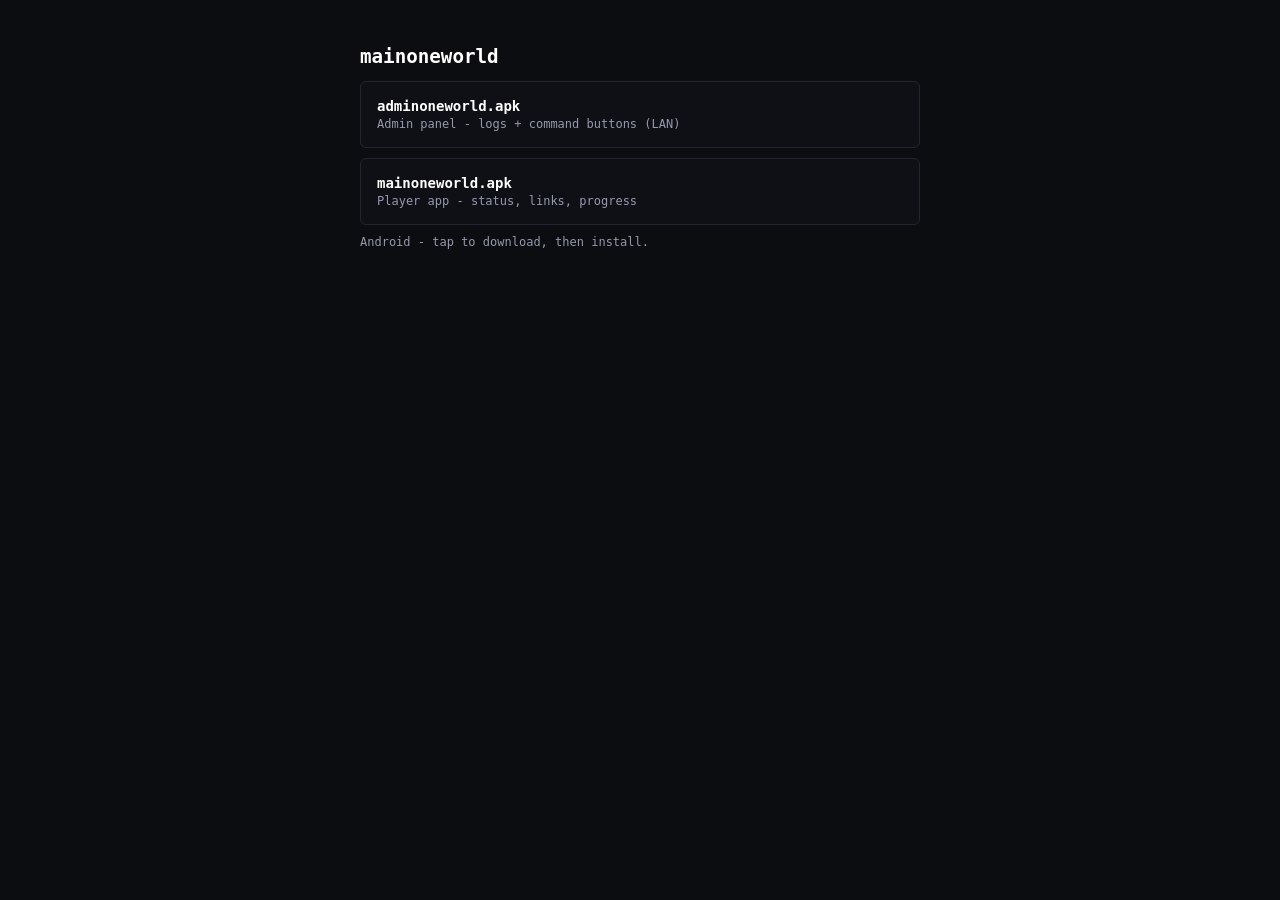
<file: download/index.html>
<!DOCTYPE html><html lang="en"><head><meta charset="utf-8"><meta name="viewport" content="width=device-width,initial-scale=1"><title>mainoneworld download</title><meta name="description" content="Direct APK downloads for mainoneworld builds."><style>body{background:#0c0d10;color:#e1e3ec;font:14px ui-monospace,monospace;padding:32px;max-width:560px;margin:0 auto}h1{color:#fff;font-size:1.2rem}.a{display:block;background:#0f1015;border:1px solid #232530;border-radius:6px;padding:16px;margin:10px 0;text-decoration:none;color:inherit}.n{color:#fff;font-weight:700}.d{color:#9499ad;font-size:.75rem;margin-top:3px}</style></head><body><h1>mainoneworld</h1><a class="a" href="adminoneworld.apk"><div class="n">adminoneworld.apk</div><div class="d">Admin panel - logs + command buttons (LAN)</div></a><a class="a" href="mainoneworld.apk"><div class="n">mainoneworld.apk</div><div class="d">Player app - status, links, progress</div></a><p class="d">Android - tap to download, then install.</p></body></html>
</file>
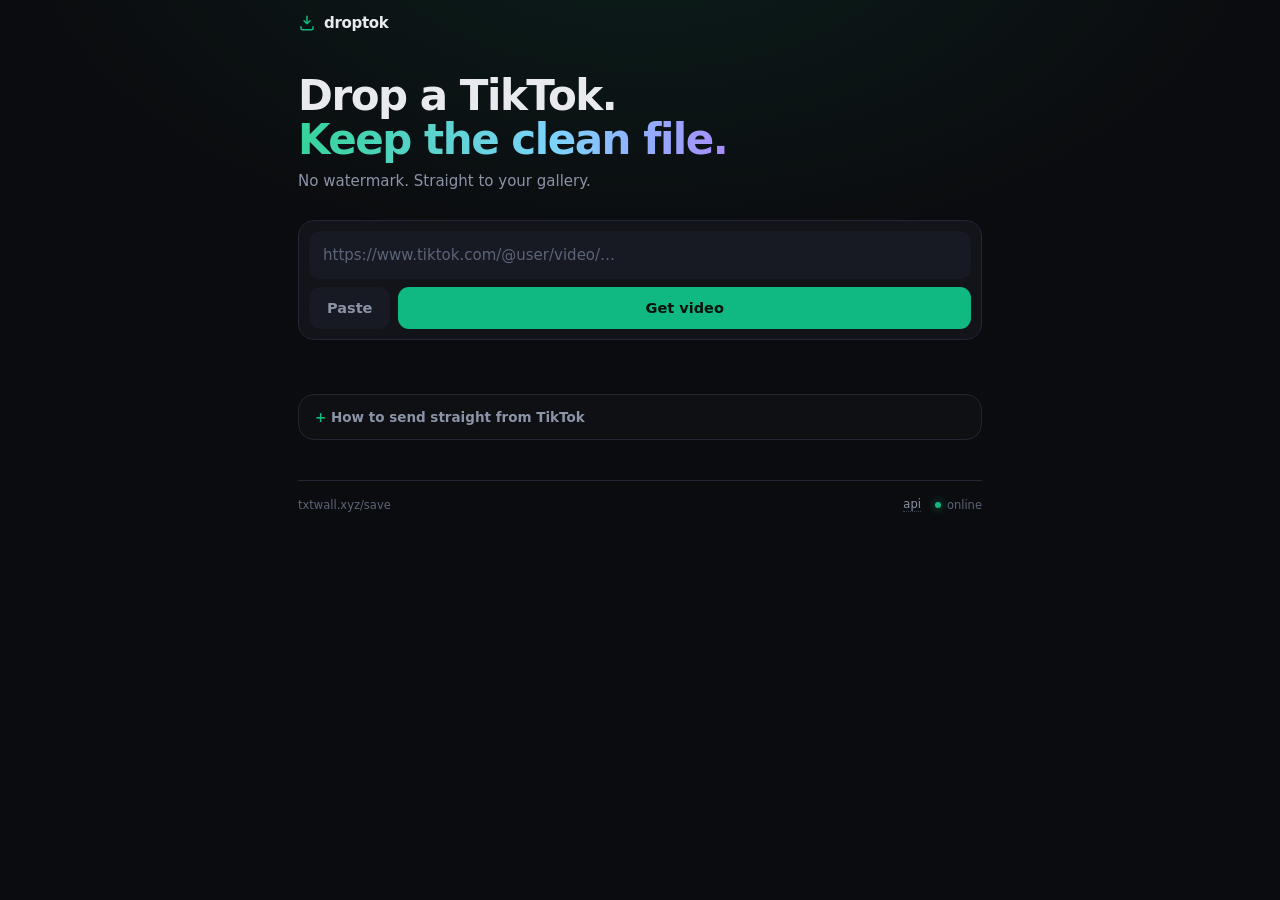
<file: save/index.html>
<!doctype html>
<html lang="en">
<head>
<meta charset="utf-8">
<meta name="viewport" content="width=device-width, initial-scale=1, viewport-fit=cover">
<title>droptok — save TikToks</title>
<meta name="description" content="Paste a TikTok link, get the clean MP4 straight into your gallery.">
<meta name="theme-color" content="#0b0c0f">
<meta name="mobile-web-app-capable" content="yes">
<meta name="apple-mobile-web-app-capable" content="yes">
<meta name="apple-mobile-web-app-status-bar-style" content="black-translucent">
<meta name="apple-mobile-web-app-title" content="droptok">
<link rel="manifest" href="./manifest.json">
<link rel="icon" href="./icon-192.png" sizes="192x192">
<link rel="apple-touch-icon" href="./icon-180.png">
<link rel="stylesheet" href="./app.css">
</head>
<body>

<header class="top">
  <div class="brand">
    <svg viewBox="0 0 24 24" aria-hidden="true"><path d="M12 3v10m0 0 4-4m-4 4-4-4M4 17v2a2 2 0 0 0 2 2h12a2 2 0 0 0 2-2v-2" fill="none" stroke="currentColor" stroke-width="2" stroke-linecap="round" stroke-linejoin="round"/></svg>
    <span>droptok</span>
  </div>
  <button id="install" class="ghost" hidden>Install</button>
</header>

<main>
  <section class="hero">
    <h1>Drop a TikTok.<br><span>Keep the clean file.</span></h1>
    <p class="sub">No watermark. Straight to your gallery.</p>
  </section>

  <form id="form" class="input-card" autocomplete="off">
    <input id="url" type="text" inputmode="url" spellcheck="false" placeholder="https://www.tiktok.com/@user/video/…" aria-label="TikTok link">
    <div class="row">
      <button type="button" id="pasteBtn" class="paste">Paste</button>
      <button type="submit" id="goBtn" class="go">Get video</button>
    </div>
  </form>

  <p id="status" class="status" role="status" aria-live="polite"></p>

  <section id="result" class="result" hidden>
    <div class="thumb"><img id="thumb" alt="Video cover" referrerpolicy="no-referrer"></div>
    <div class="meta">
      <span class="badge">no watermark</span>
      <h2 id="title"></h2>
      <p id="byline"></p>
      <p id="facts" class="facts"></p>
    </div>
    <div class="actions">
      <button id="saveVideo" class="primary" type="button">
        <svg viewBox="0 0 24 24" aria-hidden="true"><path d="M12 3v10m0 0 4-4m-4 4-4-4M4 17v2a2 2 0 0 0 2 2h12a2 2 0 0 0 2-2v-2" fill="none" stroke="currentColor" stroke-width="2" stroke-linecap="round" stroke-linejoin="round"/></svg>
        Save video
      </button>
      <button id="saveAudio" class="secondary" type="button">Save sound</button>
      <button id="saveCover" class="secondary" type="button">Cover</button>
    </div>
  </section>

  <details class="how">
    <summary>How to send straight from TikTok</summary>
    <ol>
      <li>Tap <strong>Install</strong> at the top (or Chrome menu → <em>Add to Home screen</em>).</li>
      <li>Open TikTok, tap <strong>Share</strong> on a video.</li>
      <li>Pick <strong>droptok</strong> from the share sheet. It opens with the link already filled in.</li>
    </ol>
    <p class="tiny">On iPhone, Safari can't put web apps in the share sheet — copy the link and use Paste here.</p>
  </details>

  <section id="recentWrap" class="recent" hidden>
    <div class="recent-head"><h3>Recent</h3><button id="clearBtn" class="ghost tiny-btn" type="button">Clear</button></div>
    <ul id="recent"></ul>
  </section>

  <footer>
    <span>txtwall.xyz/save</span>
    <span class="foot-right"><a href="https://dl.txtwall.xyz/llms.txt" target="_blank" rel="noopener">api</a><span id="net" class="net">online</span></span>
  </footer>
</main>

<div id="toast" class="toast" role="status" aria-live="polite"></div>

<script src="./app.js"></script>
</body>
</html>
</file>
<file: save/app.css>
:root {
  --bg: #0b0c0f;
  --panel: #12141a;
  --panel-2: #171a22;
  --line: #232733;
  --text: #e8eaf0;
  --muted: #8b93a7;
  --accent: #10b981;
  --accent-2: #34d399;
  --danger: #f87171;
  --radius: 16px;
}

* { box-sizing: border-box; }

[hidden] { display: none !important; }

html, body {
  margin: 0;
  padding: 0;
  background: var(--bg);
  color: var(--text);
  font-family: ui-sans-serif, system-ui, -apple-system, "Segoe UI", Roboto, sans-serif;
  -webkit-font-smoothing: antialiased;
}

body {
  min-height: 100dvh;
  background:
    radial-gradient(900px 500px at 50% -10%, rgba(16, 185, 129, 0.10), transparent 70%),
    var(--bg);
  padding: env(safe-area-inset-top) 0 env(safe-area-inset-bottom);
}

main {
  width: 100%;
  max-width: 720px;
  margin: 0 auto;
  padding: 8px 18px 40px;
}

/* ---------- header ---------- */

.top {
  display: flex;
  align-items: center;
  justify-content: space-between;
  max-width: 720px;
  margin: 0 auto;
  padding: 14px 18px 0;
}

.brand {
  display: flex;
  align-items: center;
  gap: 8px;
  font-weight: 650;
  letter-spacing: -0.02em;
  font-size: 15px;
  color: var(--text);
}

.brand svg { width: 18px; height: 18px; color: var(--accent); }

.ghost {
  appearance: none;
  border: 1px solid var(--line);
  background: transparent;
  color: var(--text);
  font: inherit;
  font-size: 13px;
  font-weight: 600;
  padding: 8px 14px;
  border-radius: 999px;
  cursor: pointer;
  transition: border-color .15s, background .15s;
}
.ghost:hover { border-color: #3a4152; background: rgba(255,255,255,.03); }

/* ---------- hero ---------- */

.hero { padding: 34px 0 22px; }

.hero h1 {
  margin: 0 0 10px;
  font-size: clamp(28px, 8vw, 42px);
  line-height: 1.05;
  letter-spacing: -0.035em;
  font-weight: 700;
}
.hero h1 span {
  background: linear-gradient(92deg, var(--accent-2), #7dd3fc 60%, #a78bfa);
  -webkit-background-clip: text;
  background-clip: text;
  color: transparent;
}

.sub { margin: 0; color: var(--muted); font-size: 15px; }

/* ---------- input ---------- */

.input-card {
  display: grid;
  gap: 8px;
  background: var(--panel);
  border: 1px solid var(--line);
  border-radius: var(--radius);
  padding: 10px;
  margin-top: 8px;
  transition: border-color .15s;
}
.input-card:focus-within { border-color: rgba(16,185,129,.55); }

#url {
  width: 100%;
  appearance: none;
  border: 1px solid transparent;
  background: var(--panel-2);
  color: var(--text);
  font: inherit;
  font-size: 15px;
  padding: 14px 13px;
  border-radius: 11px;
  outline: none;
  text-overflow: ellipsis;
}
#url::placeholder { color: #5c6478; }
#url:focus { border-color: rgba(16,185,129,.4); }

.row { display: flex; gap: 8px; }

.paste, .go {
  appearance: none;
  border: 0;
  font: inherit;
  font-size: 14.5px;
  font-weight: 650;
  border-radius: 11px;
  cursor: pointer;
  padding: 13px 18px;
  white-space: nowrap;
  transition: transform .1s, filter .15s, background .15s;
}
.paste { background: var(--panel-2); color: var(--muted); }
.paste:hover { color: var(--text); }
.go { flex: 1; background: var(--accent); color: #04120c; }
.go:hover { filter: brightness(1.08); }
.paste:active, .go:active { transform: scale(.98); }
.go[disabled] { opacity: .55; cursor: default; }

/* ---------- status ---------- */

.status {
  min-height: 20px;
  margin: 12px 2px 0;
  font-size: 13.5px;
  color: var(--muted);
}
.status.error { color: var(--danger); }
.status.busy { color: var(--accent-2); }

.status.busy::after {
  content: "";
  display: inline-block;
  width: 10px; height: 10px;
  margin-left: 8px;
  border-radius: 50%;
  border: 2px solid rgba(52,211,153,.3);
  border-top-color: var(--accent-2);
  animation: spin .7s linear infinite;
  vertical-align: -1px;
}
@keyframes spin { to { transform: rotate(360deg); } }

/* ---------- result ---------- */

.result {
  display: grid;
  grid-template-columns: 92px 1fr;
  gap: 14px 16px;
  background: var(--panel);
  border: 1px solid var(--line);
  border-radius: var(--radius);
  padding: 14px;
  margin-top: 16px;
  animation: rise .22s ease-out;
}
@keyframes rise { from { opacity: 0; transform: translateY(6px); } }

.thumb {
  width: 92px; height: 122px;
  border-radius: 11px;
  overflow: hidden;
  background: var(--panel-2);
  position: relative;
}
.thumb img { width: 100%; height: 100%; object-fit: cover; display: block; }

.meta { min-width: 0; }

.badge {
  display: inline-block;
  font-size: 10.5px;
  font-weight: 700;
  letter-spacing: .07em;
  text-transform: uppercase;
  color: var(--accent-2);
  background: rgba(16,185,129,.12);
  border: 1px solid rgba(16,185,129,.25);
  padding: 3px 8px;
  border-radius: 999px;
}

.meta h2 {
  margin: 8px 0 4px;
  font-size: 15.5px;
  line-height: 1.3;
  font-weight: 600;
  letter-spacing: -0.01em;
  display: -webkit-box;
  -webkit-line-clamp: 3;
  -webkit-box-orient: vertical;
  overflow: hidden;
}

#byline { margin: 0; font-size: 13px; color: var(--accent-2); }
.facts { margin: 6px 0 0; font-size: 12.5px; color: var(--muted); }

.actions {
  grid-column: 1 / -1;
  display: flex;
  gap: 8px;
  flex-wrap: wrap;
}

.primary, .secondary {
  appearance: none;
  border: 1px solid transparent;
  font: inherit;
  font-weight: 650;
  border-radius: 12px;
  cursor: pointer;
  display: inline-flex;
  align-items: center;
  justify-content: center;
  gap: 8px;
  transition: transform .1s, filter .15s, background .15s;
}
.primary svg { width: 17px; height: 17px; }

.primary {
  flex: 1 1 180px;
  padding: 14px 18px;
  font-size: 15px;
  background: var(--accent);
  color: #04120c;
}
.primary:hover { filter: brightness(1.08); }

.secondary {
  flex: 0 1 auto;
  padding: 14px 16px;
  font-size: 13.5px;
  background: var(--panel-2);
  color: var(--text);
  border-color: var(--line);
}
.secondary:hover { background: #1d212b; }
.primary:active, .secondary:active { transform: scale(.98); }

/* ---------- how ---------- */

.how {
  margin-top: 22px;
  border: 1px solid var(--line);
  border-radius: var(--radius);
  background: rgba(18,20,26,.5);
  padding: 0 16px;
}
.how summary {
  cursor: pointer;
  padding: 14px 0;
  font-size: 13.5px;
  font-weight: 600;
  color: var(--muted);
  list-style: none;
}
.how summary::-webkit-details-marker { display: none; }
.how summary::before { content: "+ "; color: var(--accent); }
.how[open] summary::before { content: "− "; }
.how ol { margin: 0 0 10px; padding-left: 20px; font-size: 13.5px; line-height: 1.7; color: #c3c8d4; }
.how .tiny { margin: 0 0 14px; font-size: 12px; color: var(--muted); line-height: 1.55; }

/* ---------- recent ---------- */

.recent { margin-top: 28px; }
.recent-head { display: flex; align-items: center; justify-content: space-between; margin-bottom: 10px; }
.recent h3 { margin: 0; font-size: 12px; letter-spacing: .09em; text-transform: uppercase; color: var(--muted); }
.tiny-btn { padding: 5px 11px; font-size: 11.5px; }

#recent {
  list-style: none;
  margin: 0;
  padding: 0;
  display: flex;
  gap: 10px;
  overflow-x: auto;
  scrollbar-width: none;
}
#recent::-webkit-scrollbar { display: none; }

#recent li { flex: 0 0 auto; width: 76px; }
#recent button {
  appearance: none;
  border: 0;
  padding: 0;
  background: none;
  width: 100%;
  cursor: pointer;
  text-align: left;
  color: inherit;
}
#recent img {
  width: 76px; height: 100px;
  object-fit: cover;
  border-radius: 10px;
  display: block;
  background: var(--panel-2);
  border: 1px solid var(--line);
  transition: border-color .15s;
}
#recent button:hover img { border-color: rgba(16,185,129,.5); }
#recent span {
  display: block;
  margin-top: 5px;
  font-size: 10.5px;
  color: var(--muted);
  white-space: nowrap;
  overflow: hidden;
  text-overflow: ellipsis;
}

/* ---------- footer ---------- */

footer {
  display: flex;
  justify-content: space-between;
  align-items: center;
  margin-top: 40px;
  padding-top: 16px;
  border-top: 1px solid var(--line);
  font-size: 11.5px;
  color: #5c6478;
}
.net { display: inline-flex; align-items: center; gap: 6px; }
.foot-right { display: inline-flex; align-items: center; gap: 14px; }
footer a { color: var(--muted); text-decoration: none; border-bottom: 1px dotted #3a4152; }
footer a:hover { color: var(--accent-2); border-bottom-color: var(--accent-2); }
.net::before {
  content: "";
  width: 6px; height: 6px;
  border-radius: 50%;
  background: var(--accent);
  box-shadow: 0 0 8px rgba(16,185,129,.8);
}
.net.off::before { background: var(--danger); box-shadow: none; }

/* ---------- toast ---------- */

.toast {
  position: fixed;
  left: 50%;
  bottom: calc(24px + env(safe-area-inset-bottom));
  transform: translate(-50%, 20px);
  background: #1b1f29;
  border: 1px solid var(--line);
  color: var(--text);
  font-size: 13px;
  padding: 11px 18px;
  border-radius: 999px;
  opacity: 0;
  pointer-events: none;
  transition: opacity .2s, transform .2s;
  max-width: calc(100vw - 40px);
  text-align: center;
  z-index: 10;
}
.toast.show { opacity: 1; transform: translate(-50%, 0); }

@media (prefers-reduced-motion: reduce) {
  * { animation: none !important; transition: none !important; }
}

@media (min-width: 560px) {
  .result { grid-template-columns: 132px 1fr; }
  .thumb { width: 132px; height: 176px; }
}
</file>
